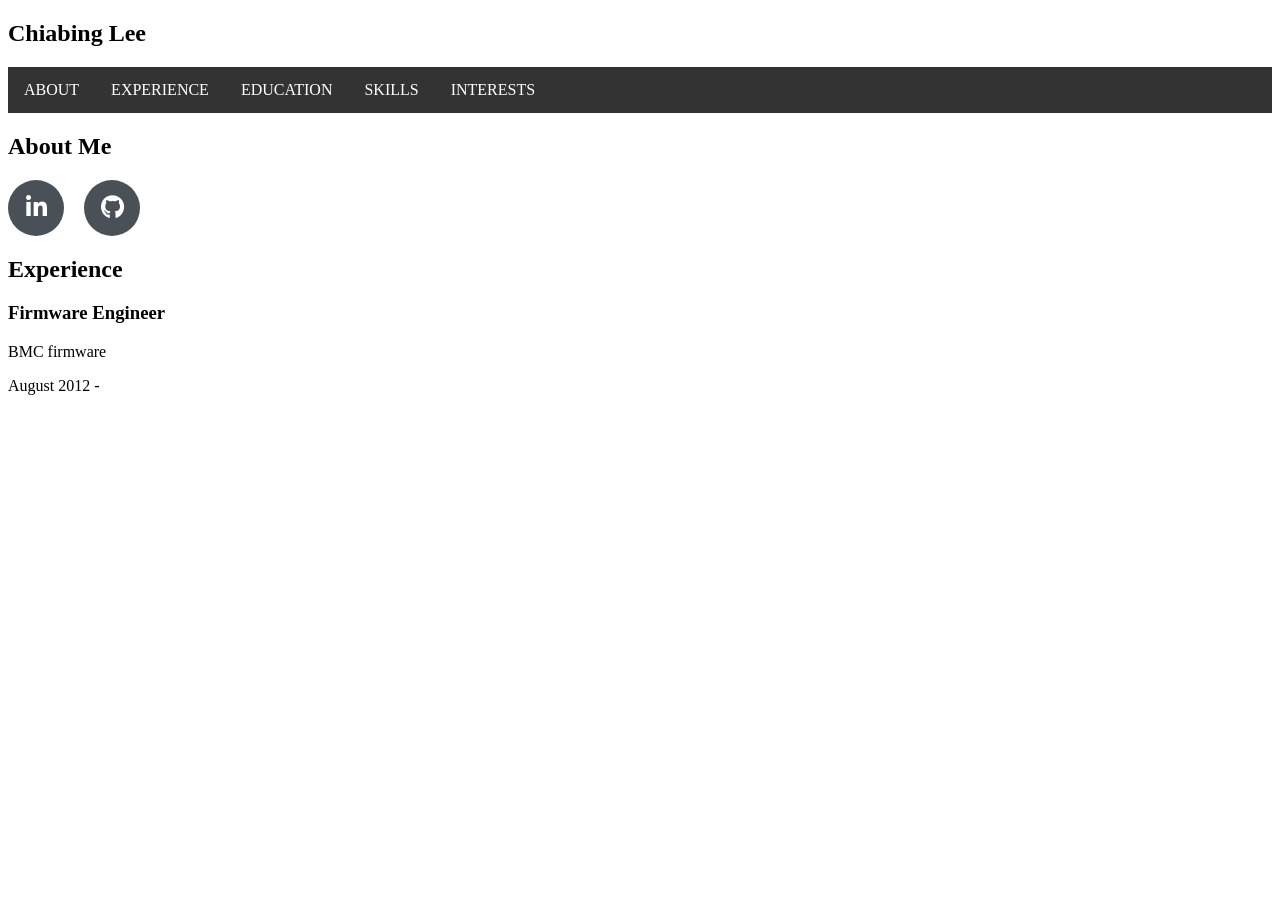
<file: index.html>
<!DOCTYPE html>
<html lang="en">
<head>
  <link rel="stylesheet" href="https://use.fontawesome.com/releases/v5.8.1/css/all.css" integrity="sha384-50oBUHEmvpQ+1lW4y57PTFmhCaXp0ML5d60M1M7uH2+nqUivzIebhndOJK28anvf" crossorigin="anonymous">
  <!-- Custom styles -->
  <link href="css/style.css" rel="stylesheet">

  <title>Chiabing Lee</title>
</head>

<body>
<div class="header">
  <h2>Chiabing Lee</h2>
</div>

<ul>
  <li><a href="#about">ABOUT</a></li>
  <li><a href="#experience">EXPERIENCE</a></li>
  <li><a href="#education">EDUCATION</a></li>
  <li><a href="#skills">SKILLS</a></li>
  <li><a href="#interests">INTERESTS</a></li>
</ul>

<section id="about">
  <h2>About Me</h2>
  <div class="social-icons">
    <a target="_blank" href="https://tw.linkedin.com/in/chiabinglee">
      <i class="fab fa-linkedin-in"></i>
    </a>
    <a target="_blank" href="https://github.com/chiabinglee">
      <i class="fab fa-github"></i>
    </a>
    <!--
    <a target="_blank" href="#">
      <i class="fab fa-twitter"></i>
    </a>
    <a target="_blank" href="#">
      <i class="fab fa-facebook-f"></i>
    </a>
    -->
  </div>
</section>
<section id="experience">
  <h2>Experience</h2>
  <div>
      <h3>Firmware Engineer</h3>
      <p>BMC firmware</p>
      <div>
          <span>August 2012 -</span>
      </div>
  </div>
    
</section>
</body>

</html>
</file>
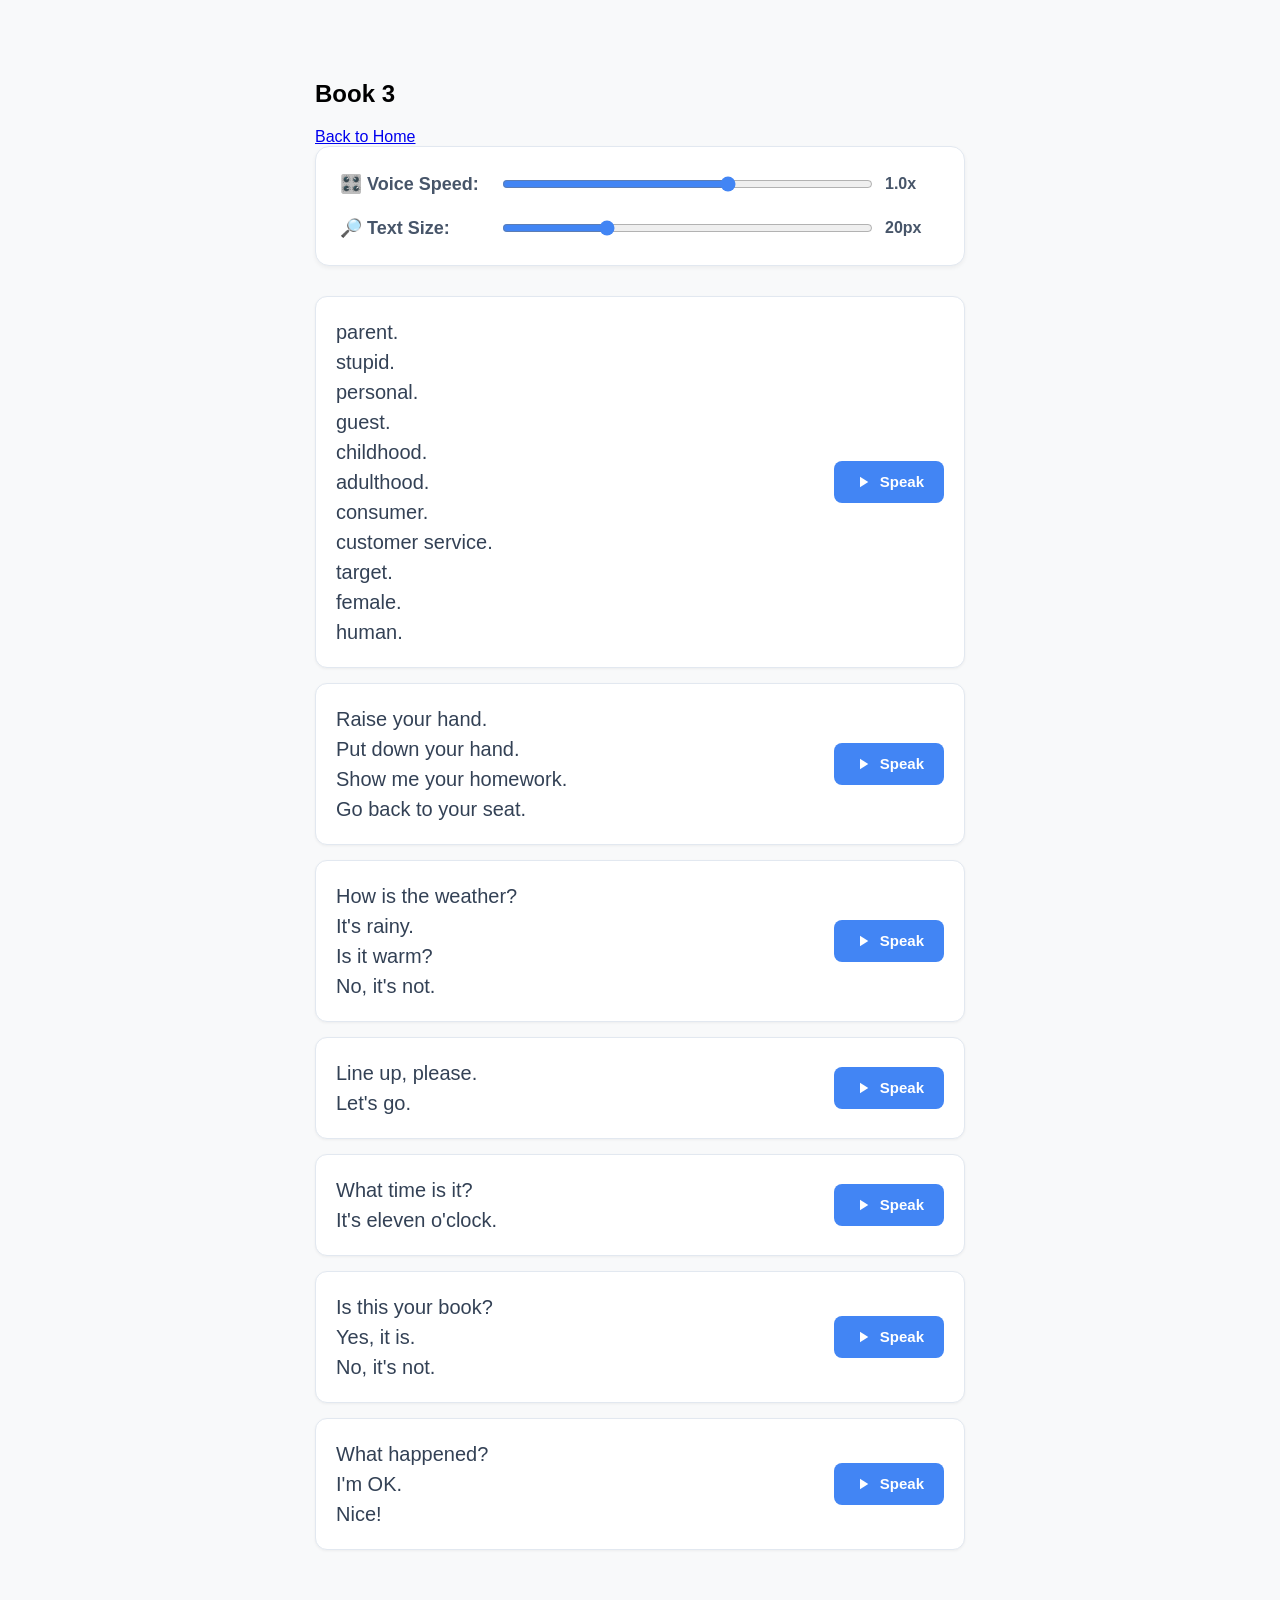
<file: En/chen.html>
<!DOCTYPE html>
<html lang="en">

<head>
    <meta charset="UTF-8">
    <title>Text Reader with Size and Speed Controls</title>
    <style>
        body {
            font-family: -apple-system, BlinkMacSystemFont, "Segoe UI", Roboto, Helvetica, Arial, sans-serif;
            max-width: 650px;
            /* Slightly wider layout to hold the larger text */
            margin: 40px auto;
            padding: 20px;
            background-color: #f8f9fa;
        }

        /* UPDATED: Increased padding and margin for a larger control bar area */
        .controls-panel {
            background-color: #ffffff;
            padding: 26px 24px;
            border-radius: 14px;
            margin-bottom: 30px;
            border: 1px solid #e2e8f0;
            box-shadow: 0 2px 4px rgba(0, 0, 0, 0.05);
        }

        /* UPDATED: Increased spacing between the speed and size rows */
        .control-group {
            margin-bottom: 22px;
            display: flex;
            align-items: center;
        }

        .control-group:last-child {
            margin-bottom: 0;
        }

        /* UPDATED: Increased label font size and width for better readability */
        .control-group label {
            display: inline-block;
            width: 160px;
            font-size: 18px;
            font-weight: 600;
            color: #475569;
        }

        /* NEW: Added sizing rules to make the sliders thicker and easier to use */
        .control-group input[type="range"] {
            flex-grow: 1;
            height: 12px;
            cursor: pointer;
            accent-color: #4285F4;
            /* Modern browser coloring for the slider thumb */
        }

        .row-item {
            background: #ffffff;
            padding: 20px;
            margin-bottom: 15px;
            border: 1px solid #e2e8f0;
            border-radius: 12px;
            display: flex;
            justify-content: space-between;
            align-items: center;
            gap: 20px;
            box-shadow: 0 1px 3px rgba(0, 0, 0, 0.05);
        }

        /* 1. UPDATED: Changed default baseline font-size to 20px */
        .readable-text {
            margin: 0;
            color: #334155;
            font-size: 20px;
            line-height: 1.5;
            flex-grow: 1;
        }

        .icon-btn {
            display: inline-flex;
            align-items: center;
            justify-content: center;
            gap: 8px;
            padding: 12px 20px;
            /* Enhanced button size to balance 20px text */
            cursor: pointer;
            background-color: #4285F4;
            color: white;
            border: none;
            border-radius: 8px;
            font-size: 15px;
            font-weight: 600;
            transition: background-color 0.2s ease;
            white-space: nowrap;
        }

        .icon-btn:hover {
            background-color: #2b6cb0;
        }

        .icon-btn svg {
            width: 18px;
            height: 18px;
            fill: currentColor;
        }

        #speed-display,
        #size-display {
            font-size: 16px;
            font-weight: 600;
            color: #475569;
            margin-left: 10px;
            min-width: 55px;
            /* Ensures space for "1.0x" or "20px" without shifting layout */
        }
    </style>
    <script>
        // This wrapper ensures the browser loads the sliders BEFORE the JavaScript looks for them
        document.addEventListener('DOMContentLoaded', () => {
            const masterSpeedInput = document.getElementById('master-speed');
            const speedDisplay = document.getElementById('speed-display');

            // This listener updates the "1.0x" text in real-time as you drag
            masterSpeedInput.addEventListener('input', (event) => {
                speedDisplay.textContent = `${event.target.value}x`;
            });
        });

        // The core speak function fetches the speed at the exact moment a button is pressed
        function speakParagraph(pId) {
            const text = document.getElementById(pId).innerText;
            const currentSpeed = document.getElementById('master-speed').value;

            const utterance = new SpeechSynthesisUtterance(text);
            utterance.rate = parseFloat(currentSpeed);

            const voices = window.speechSynthesis.getVoices();
            const googleVoice = voices.find(voice => voice.name.includes('Google') && voice.lang.startsWith('en'));

            if (googleVoice) {
                utterance.voice = googleVoice;
            }

            window.speechSynthesis.cancel();
            window.speechSynthesis.speak(utterance);
        }

        function changeTextSize() {
            const sizeSlider = document.getElementById('master-size');
            const sizeDisplay = document.getElementById('size-display');
            const newSize = sizeSlider.value + 'px';

            // 1. Update the visual text readout (e.g., "24px")
            sizeDisplay.textContent = newSize;

            // 2. Change the actual font size of the text blocks
            const textElements = document.querySelectorAll('.readable-text');
            textElements.forEach(element => {
                element.style.fontSize = newSize;
            });
        }

        window.speechSynthesis.onvoiceschanged = () => {
            window.speechSynthesis.getVoices();
        };
    </script>
</head>

<body>

    <h2>Book 3</h2>
    <a href="english.html">Back to Home</a><br>
    <div class="controls-panel">
        <div class="control-group">
            <label for="master-speed">🎛️ Voice Speed: </label>
            <input type="range" id="master-speed" min="0.2" max="1.5" step="0.1" value="1.0">
            <span id="speed-display">1.0x</span>
        </div>

        <div class="control-group">
            <label for="master-size">🔎 Text Size: </label>
            <input type="range" id="master-size" min="14" max="36" step="1" value="20" oninput="changeTextSize()">
            <span id="size-display">20px</span>
        </div>
    </div>

    <div class="row-item">
        <p id="p-0" class="readable-text">
            parent.<br>
            stupid.<br>
            personal.<br>
            guest.<br>
            childhood.<br>
            adulthood.<br>
            consumer.<br>
            customer service.<br>
            target.<br>
            female.<br>
            human.<br>
        </p>
        <button class="icon-btn" onclick="speakParagraph('p-0')">
            <svg viewBox="0 0 24 24">
                <path d="M8 5v14l11-7z" />
            </svg>
            Speak
        </button>
    </div>

    <div class="row-item">
        <p id="p-00" class="readable-text">
            Raise your hand.<br>
            Put down your hand.<br>
            Show me your homework.<br>
            Go back to your seat.<br>
        </p>
        <button class="icon-btn" onclick="speakParagraph('p-00')">
            <svg viewBox="0 0 24 24">
                <path d="M8 5v14l11-7z" />
            </svg>
            Speak
        </button>
    </div>


    <div class="row-item">
        <p id="p-1" class="readable-text">
            How is the weather?<br>
            It's rainy.<br>
            Is it warm?<br>
            No, it's not.<br>
        </p>
        <button class="icon-btn" onclick="speakParagraph('p-1')">
            <svg viewBox="0 0 24 24">
                <path d="M8 5v14l11-7z" />
            </svg>
            Speak
        </button>
    </div>

    <div class="row-item">
        <p id="p-11" class="readable-text">
            Line up, please.<br>
            Let's go.<br>
        </p>
        <button class="icon-btn" onclick="speakParagraph('p-11')">
            <svg viewBox="0 0 24 24">
                <path d="M8 5v14l11-7z" />
            </svg>
            Speak
        </button>
    </div>

    <div class="row-item">
        <p id="p-2" class="readable-text">
            What time is it?<br>
            It's eleven o'clock.
        </p>
        <button class="icon-btn" onclick="speakParagraph('p-2')">
            <svg viewBox="0 0 24 24">
                <path d="M8 5v14l11-7z" />
            </svg>
            Speak
        </button>
    </div>

    <div class="row-item">
        <p id="p-3" class="readable-text">
            Is this your book?<br>
            Yes, it is.<br>
            No, it's not.<br>
        </p>
        <button class="icon-btn" onclick="speakParagraph('p-3')">
            <svg viewBox="0 0 24 24">
                <path d="M8 5v14l11-7z" />
            </svg>
            Speak
        </button>
    </div>

    <div class="row-item">
        <p id="p-4" class="readable-text">
            What happened?<br>
            I'm OK.<br>
            Nice!<br>
        </p>
        <button class="icon-btn" onclick="speakParagraph('p-4')">
            <svg viewBox="0 0 24 24">
                <path d="M8 5v14l11-7z" />
            </svg>
            Speak
        </button>
    </div>

</body>

</html>
</file>
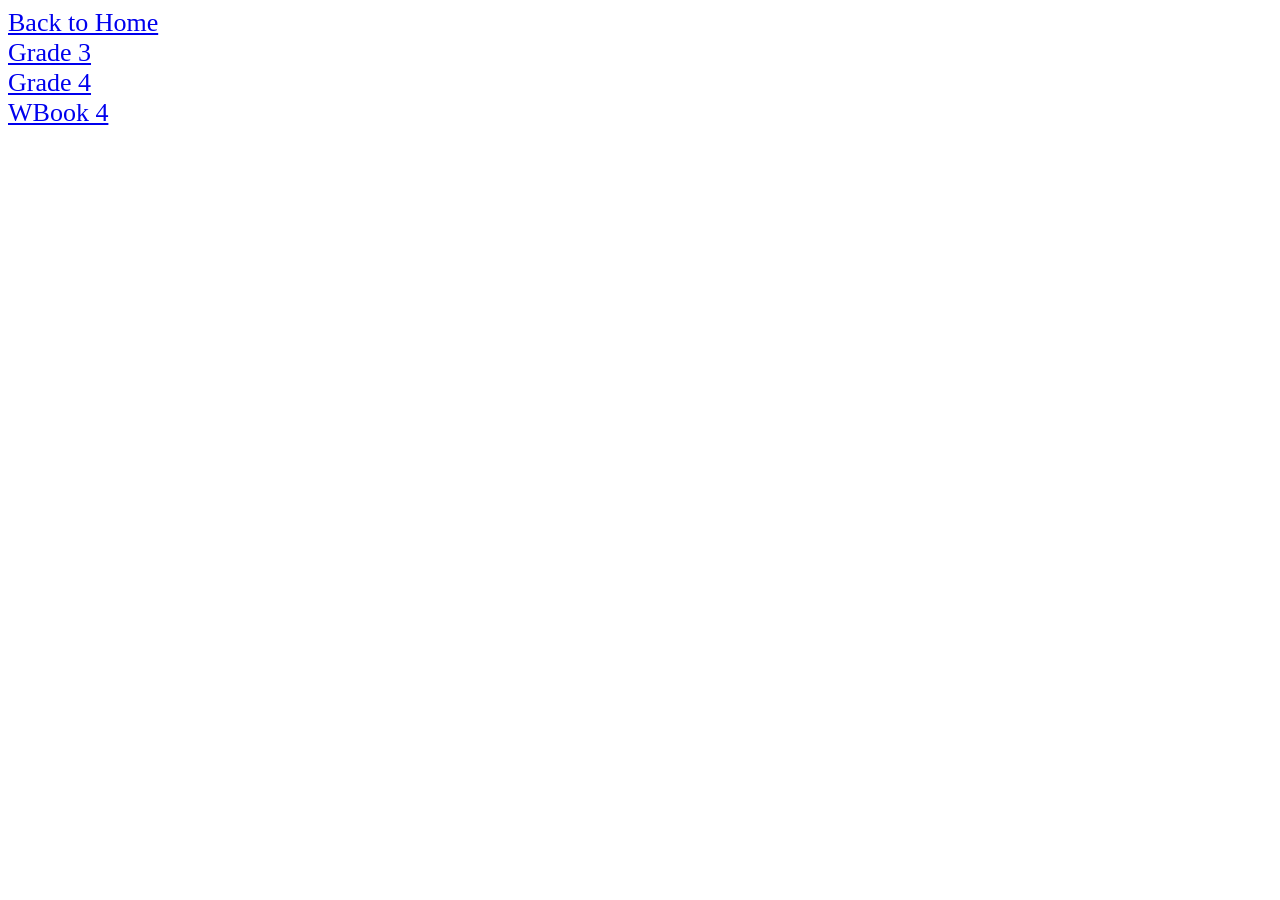
<file: En/english.html>
<!DOCTYPE html>
<html lang="en">

<head>
    <meta charset="UTF-8">
    <title>English</title>
    <style>
        .large-links a {
            font-size: 26px;
        }
    </style>
</head>

<body>
    <div class="large-links">
        <a href="english.html">Back to Home</a><br>
        <a href="G3.html">Grade 3</a><br>
        <a href="G4.html">Grade 4</a><br>
        <a href="WB4.html">WBook 4</a><br>
    </div>
</body>

</html>
</file>
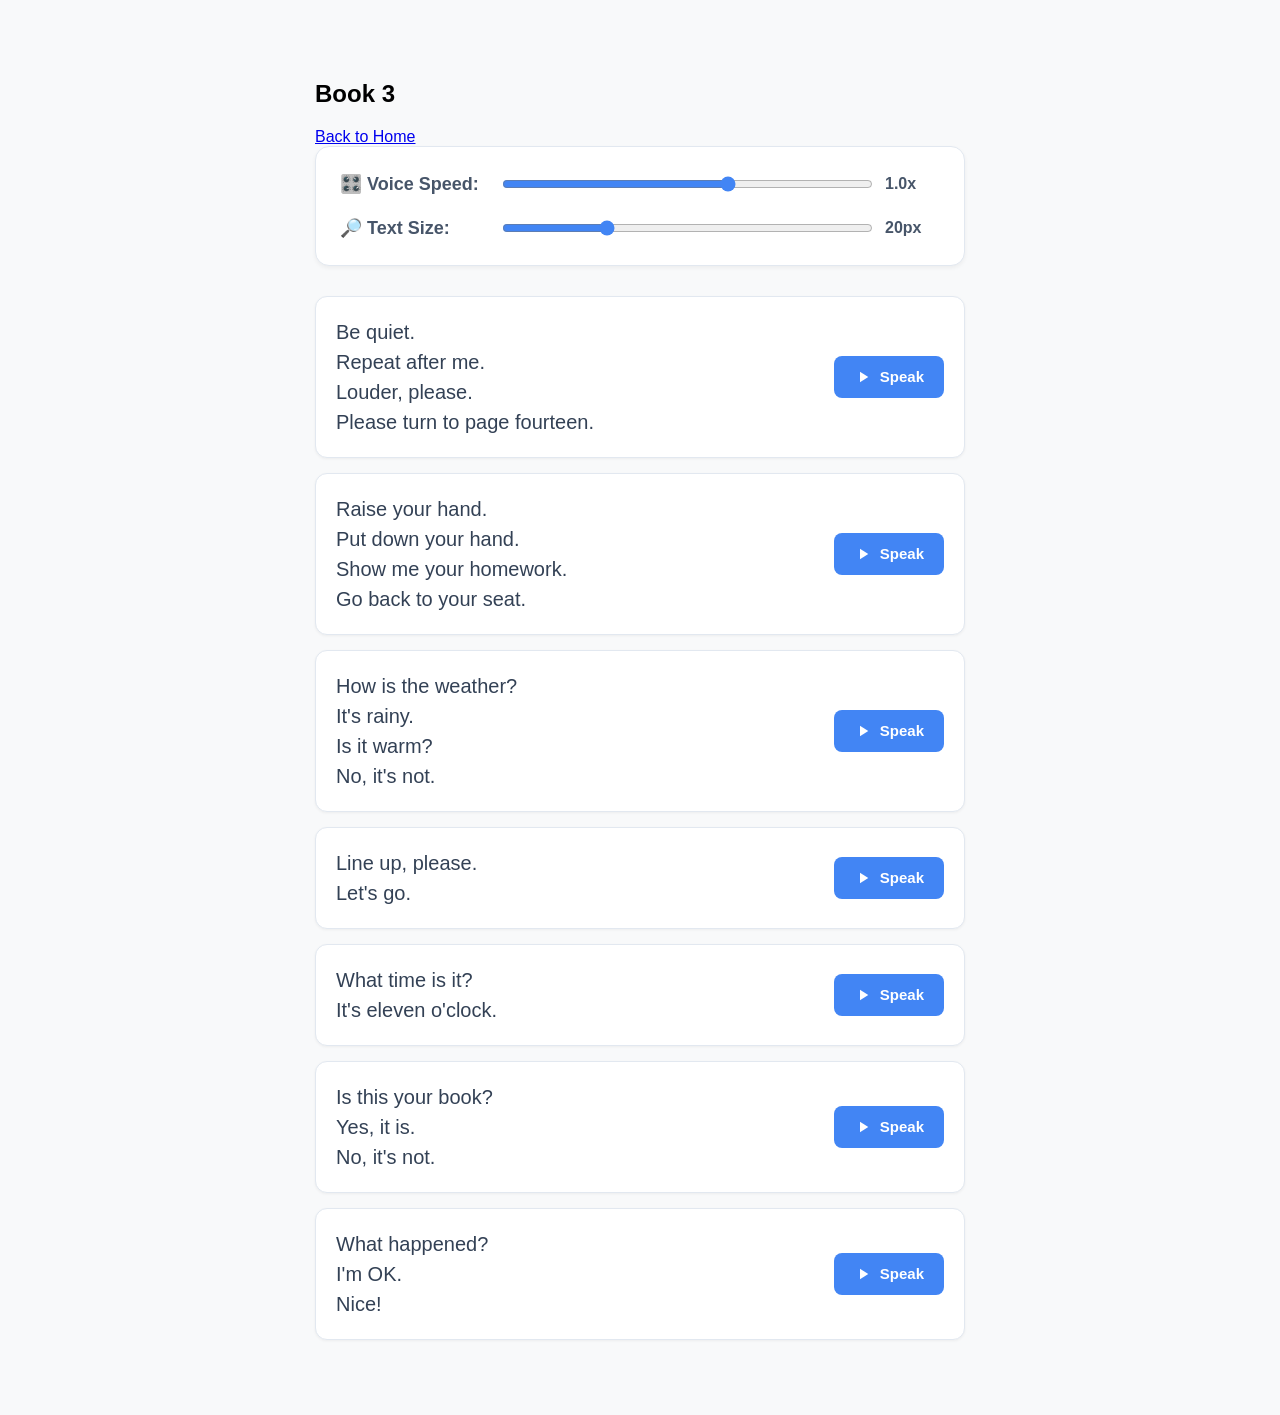
<file: En/G3.html>
<!DOCTYPE html>
<html lang="en">

<head>
    <meta charset="UTF-8">
    <title>Text Reader with Size and Speed Controls</title>
    <style>
        body {
            font-family: -apple-system, BlinkMacSystemFont, "Segoe UI", Roboto, Helvetica, Arial, sans-serif;
            max-width: 650px;
            /* Slightly wider layout to hold the larger text */
            margin: 40px auto;
            padding: 20px;
            background-color: #f8f9fa;
        }

        /* UPDATED: Increased padding and margin for a larger control bar area */
        .controls-panel {
            background-color: #ffffff;
            padding: 26px 24px;
            border-radius: 14px;
            margin-bottom: 30px;
            border: 1px solid #e2e8f0;
            box-shadow: 0 2px 4px rgba(0, 0, 0, 0.05);
        }

        /* UPDATED: Increased spacing between the speed and size rows */
        .control-group {
            margin-bottom: 22px;
            display: flex;
            align-items: center;
        }

        .control-group:last-child {
            margin-bottom: 0;
        }

        /* UPDATED: Increased label font size and width for better readability */
        .control-group label {
            display: inline-block;
            width: 160px;
            font-size: 18px;
            font-weight: 600;
            color: #475569;
        }

        /* NEW: Added sizing rules to make the sliders thicker and easier to use */
        .control-group input[type="range"] {
            flex-grow: 1;
            height: 12px;
            cursor: pointer;
            accent-color: #4285F4;
            /* Modern browser coloring for the slider thumb */
        }

        .row-item {
            background: #ffffff;
            padding: 20px;
            margin-bottom: 15px;
            border: 1px solid #e2e8f0;
            border-radius: 12px;
            display: flex;
            justify-content: space-between;
            align-items: center;
            gap: 20px;
            box-shadow: 0 1px 3px rgba(0, 0, 0, 0.05);
        }

        /* 1. UPDATED: Changed default baseline font-size to 20px */
        .readable-text {
            margin: 0;
            color: #334155;
            font-size: 20px;
            line-height: 1.5;
            flex-grow: 1;
        }

        .icon-btn {
            display: inline-flex;
            align-items: center;
            justify-content: center;
            gap: 8px;
            padding: 12px 20px;
            /* Enhanced button size to balance 20px text */
            cursor: pointer;
            background-color: #4285F4;
            color: white;
            border: none;
            border-radius: 8px;
            font-size: 15px;
            font-weight: 600;
            transition: background-color 0.2s ease;
            white-space: nowrap;
        }

        .icon-btn:hover {
            background-color: #2b6cb0;
        }

        .icon-btn svg {
            width: 18px;
            height: 18px;
            fill: currentColor;
        }

        #speed-display,
        #size-display {
            font-size: 16px;
            font-weight: 600;
            color: #475569;
            margin-left: 10px;
            min-width: 55px;
            /* Ensures space for "1.0x" or "20px" without shifting layout */
        }
    </style>
    <script>
        // This wrapper ensures the browser loads the sliders BEFORE the JavaScript looks for them
        document.addEventListener('DOMContentLoaded', () => {
            const masterSpeedInput = document.getElementById('master-speed');
            const speedDisplay = document.getElementById('speed-display');

            // This listener updates the "1.0x" text in real-time as you drag
            masterSpeedInput.addEventListener('input', (event) => {
                speedDisplay.textContent = `${event.target.value}x`;
            });
        });

        // The core speak function fetches the speed at the exact moment a button is pressed
        function speakParagraph(pId) {
            const text = document.getElementById(pId).innerText;
            const currentSpeed = document.getElementById('master-speed').value;

            const utterance = new SpeechSynthesisUtterance(text);
            utterance.rate = parseFloat(currentSpeed);

            const voices = window.speechSynthesis.getVoices();
            const googleVoice = voices.find(voice => voice.name.includes('Google') && voice.lang.startsWith('en'));

            if (googleVoice) {
                utterance.voice = googleVoice;
            }

            window.speechSynthesis.cancel();
            window.speechSynthesis.speak(utterance);
        }

        function changeTextSize() {
            const sizeSlider = document.getElementById('master-size');
            const sizeDisplay = document.getElementById('size-display');
            const newSize = sizeSlider.value + 'px';

            // 1. Update the visual text readout (e.g., "24px")
            sizeDisplay.textContent = newSize;

            // 2. Change the actual font size of the text blocks
            const textElements = document.querySelectorAll('.readable-text');
            textElements.forEach(element => {
                element.style.fontSize = newSize;
            });
        }

        window.speechSynthesis.onvoiceschanged = () => {
            window.speechSynthesis.getVoices();
        };
    </script>
</head>

<body>

    <h2>Book 3</h2>
    <a href="english.html">Back to Home</a><br>
    <div class="controls-panel">
        <div class="control-group">
            <label for="master-speed">🎛️ Voice Speed: </label>
            <input type="range" id="master-speed" min="0.2" max="1.5" step="0.1" value="1.0">
            <span id="speed-display">1.0x</span>
        </div>

        <div class="control-group">
            <label for="master-size">🔎 Text Size: </label>
            <input type="range" id="master-size" min="14" max="36" step="1" value="20" oninput="changeTextSize()">
            <span id="size-display">20px</span>
        </div>
    </div>

    <div class="row-item">
        <p id="p-0" class="readable-text">
            Be quiet.<br>
            Repeat after me.<br>
            Louder, please.<br>
            Please turn to page fourteen.<br>
        </p>
        <button class="icon-btn" onclick="speakParagraph('p-0')">
            <svg viewBox="0 0 24 24">
                <path d="M8 5v14l11-7z" />
            </svg>
            Speak
        </button>
    </div>

    <div class="row-item">
        <p id="p-00" class="readable-text">
            Raise your hand.<br>
            Put down your hand.<br>
            Show me your homework.<br>
            Go back to your seat.<br>
        </p>
        <button class="icon-btn" onclick="speakParagraph('p-00')">
            <svg viewBox="0 0 24 24">
                <path d="M8 5v14l11-7z" />
            </svg>
            Speak
        </button>
    </div>


    <div class="row-item">
        <p id="p-1" class="readable-text">
            How is the weather?<br>
            It's rainy.<br>
            Is it warm?<br>
            No, it's not.<br>
        </p>
        <button class="icon-btn" onclick="speakParagraph('p-1')">
            <svg viewBox="0 0 24 24">
                <path d="M8 5v14l11-7z" />
            </svg>
            Speak
        </button>
    </div>

    <div class="row-item">
        <p id="p-11" class="readable-text">
            Line up, please.<br>
            Let's go.<br>
        </p>
        <button class="icon-btn" onclick="speakParagraph('p-11')">
            <svg viewBox="0 0 24 24">
                <path d="M8 5v14l11-7z" />
            </svg>
            Speak
        </button>
    </div>

    <div class="row-item">
        <p id="p-2" class="readable-text">
            What time is it?<br>
            It's eleven o'clock.
        </p>
        <button class="icon-btn" onclick="speakParagraph('p-2')">
            <svg viewBox="0 0 24 24">
                <path d="M8 5v14l11-7z" />
            </svg>
            Speak
        </button>
    </div>

    <div class="row-item">
        <p id="p-3" class="readable-text">
            Is this your book?<br>
            Yes, it is.<br>
            No, it's not.<br>
        </p>
        <button class="icon-btn" onclick="speakParagraph('p-3')">
            <svg viewBox="0 0 24 24">
                <path d="M8 5v14l11-7z" />
            </svg>
            Speak
        </button>
    </div>

    <div class="row-item">
        <p id="p-4" class="readable-text">
            What happened?<br>
            I'm OK.<br>
            Nice!<br>
        </p>
        <button class="icon-btn" onclick="speakParagraph('p-4')">
            <svg viewBox="0 0 24 24">
                <path d="M8 5v14l11-7z" />
            </svg>
            Speak
        </button>
    </div>

</body>

</html>
</file>
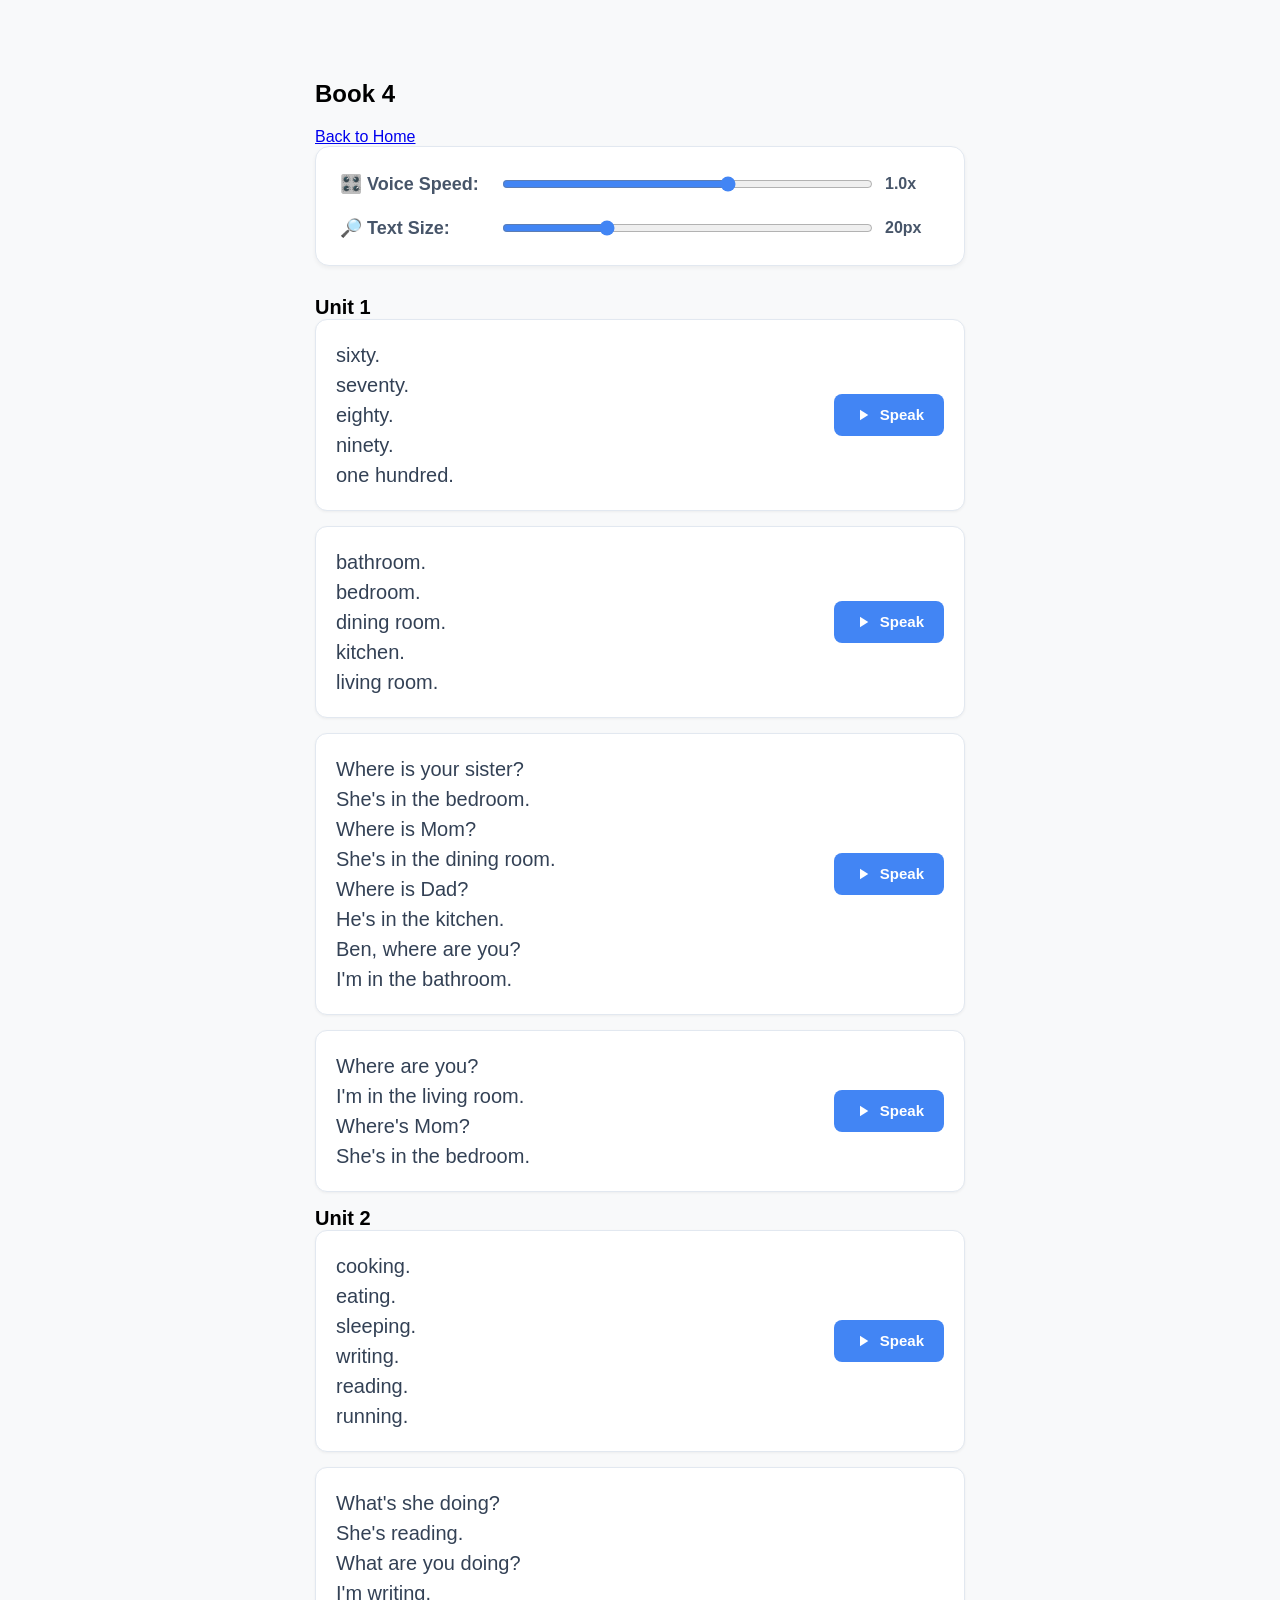
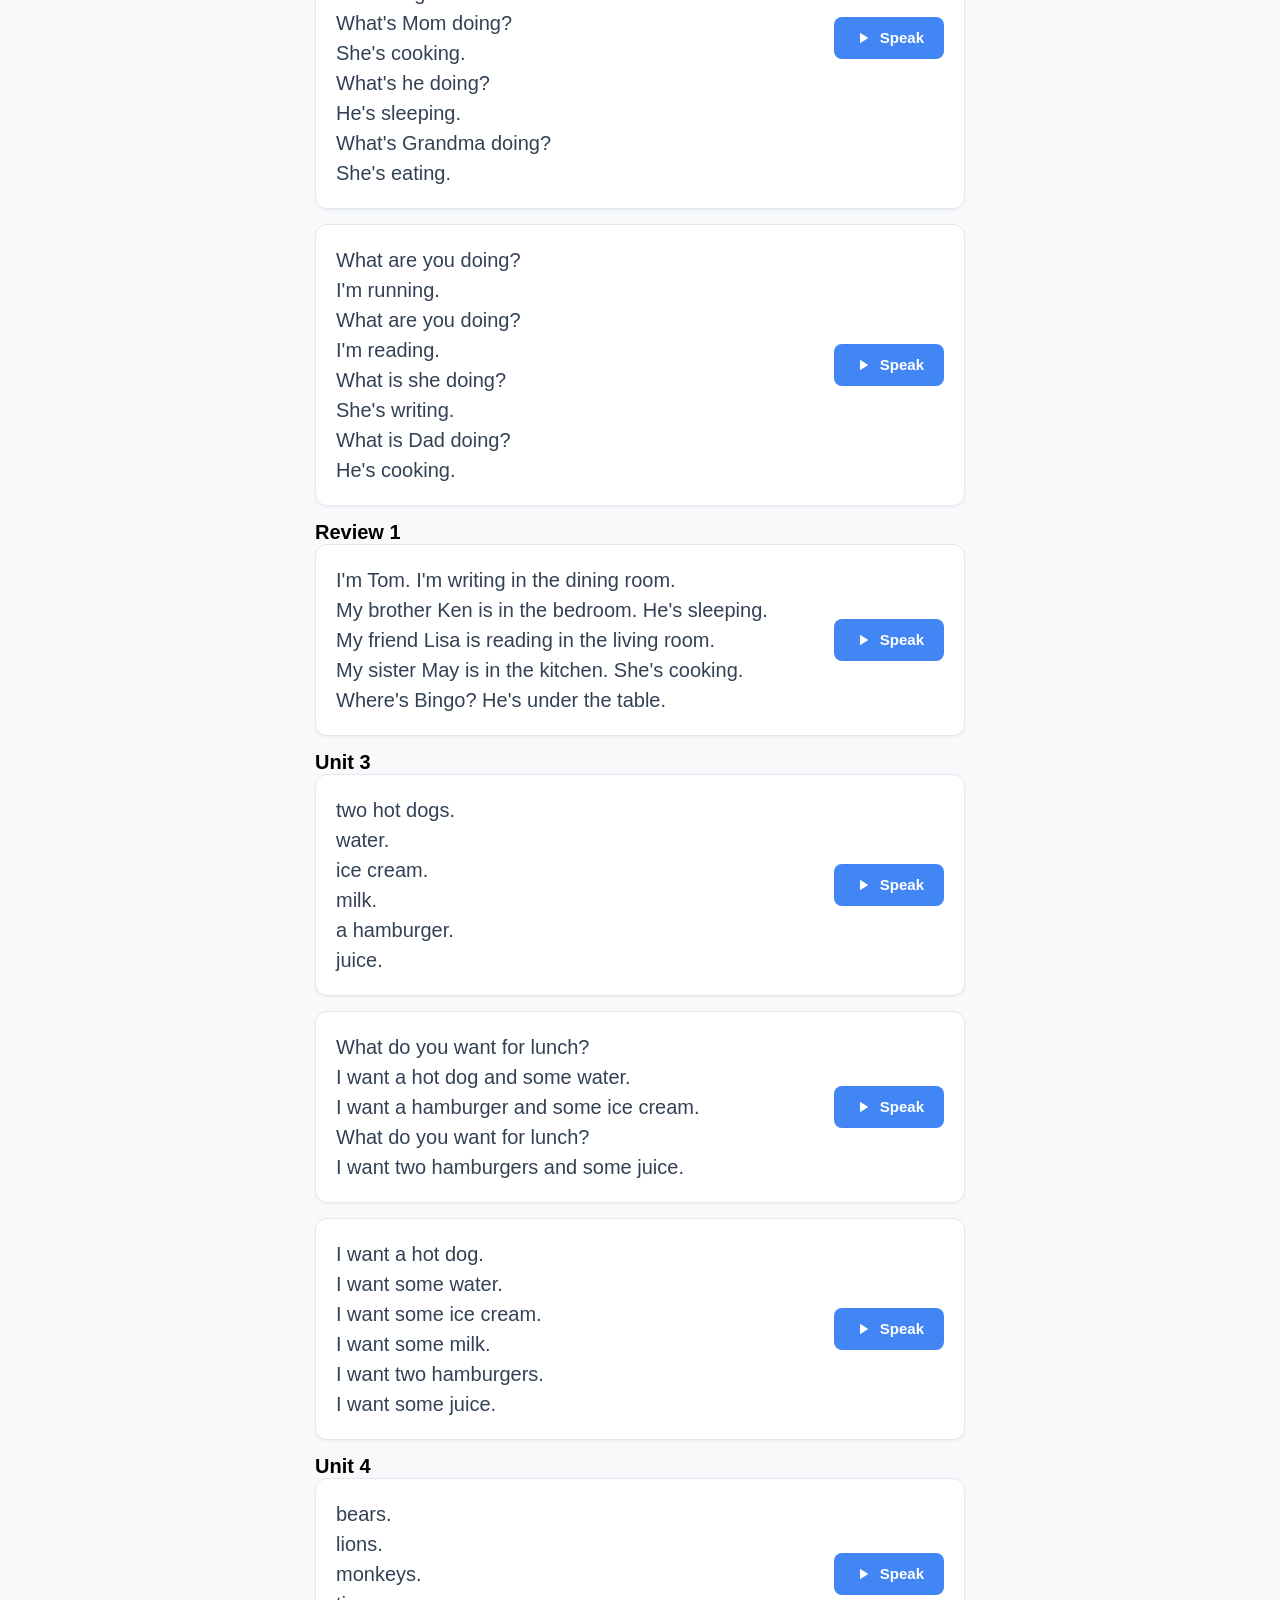
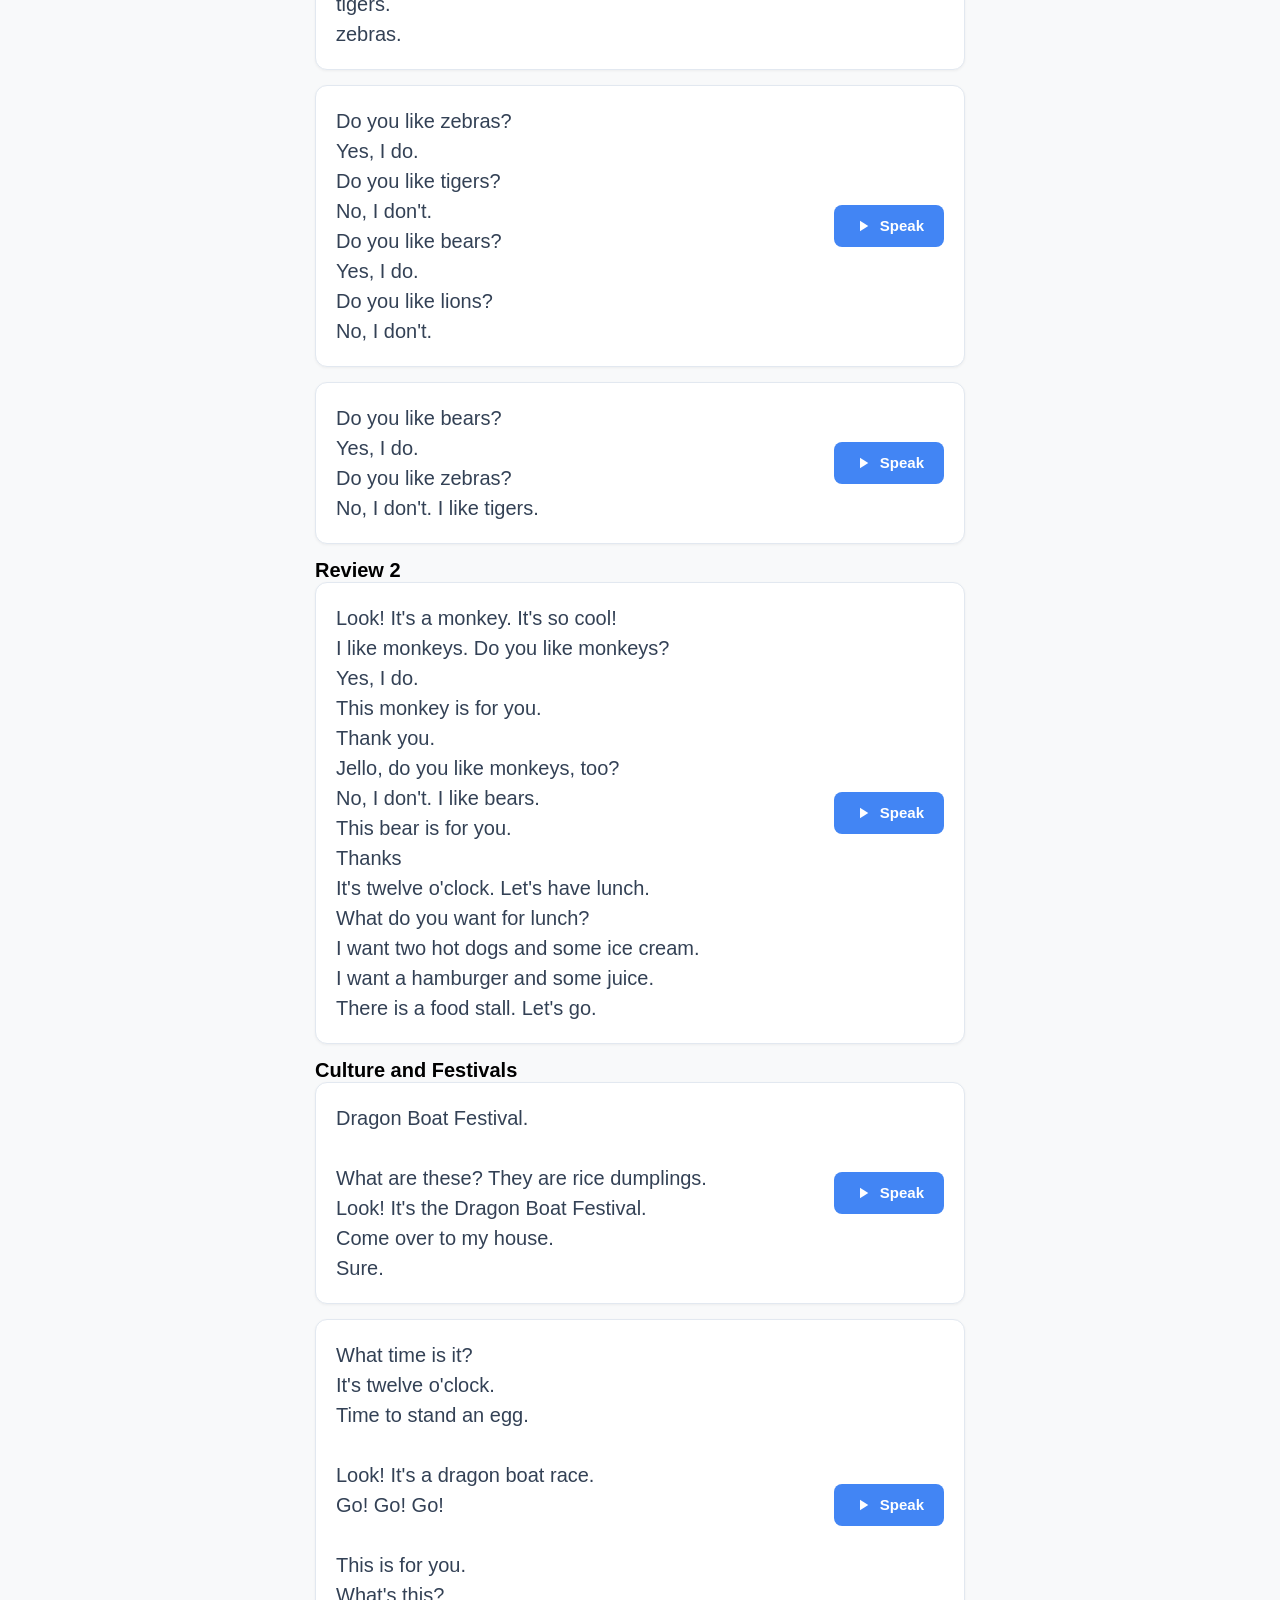
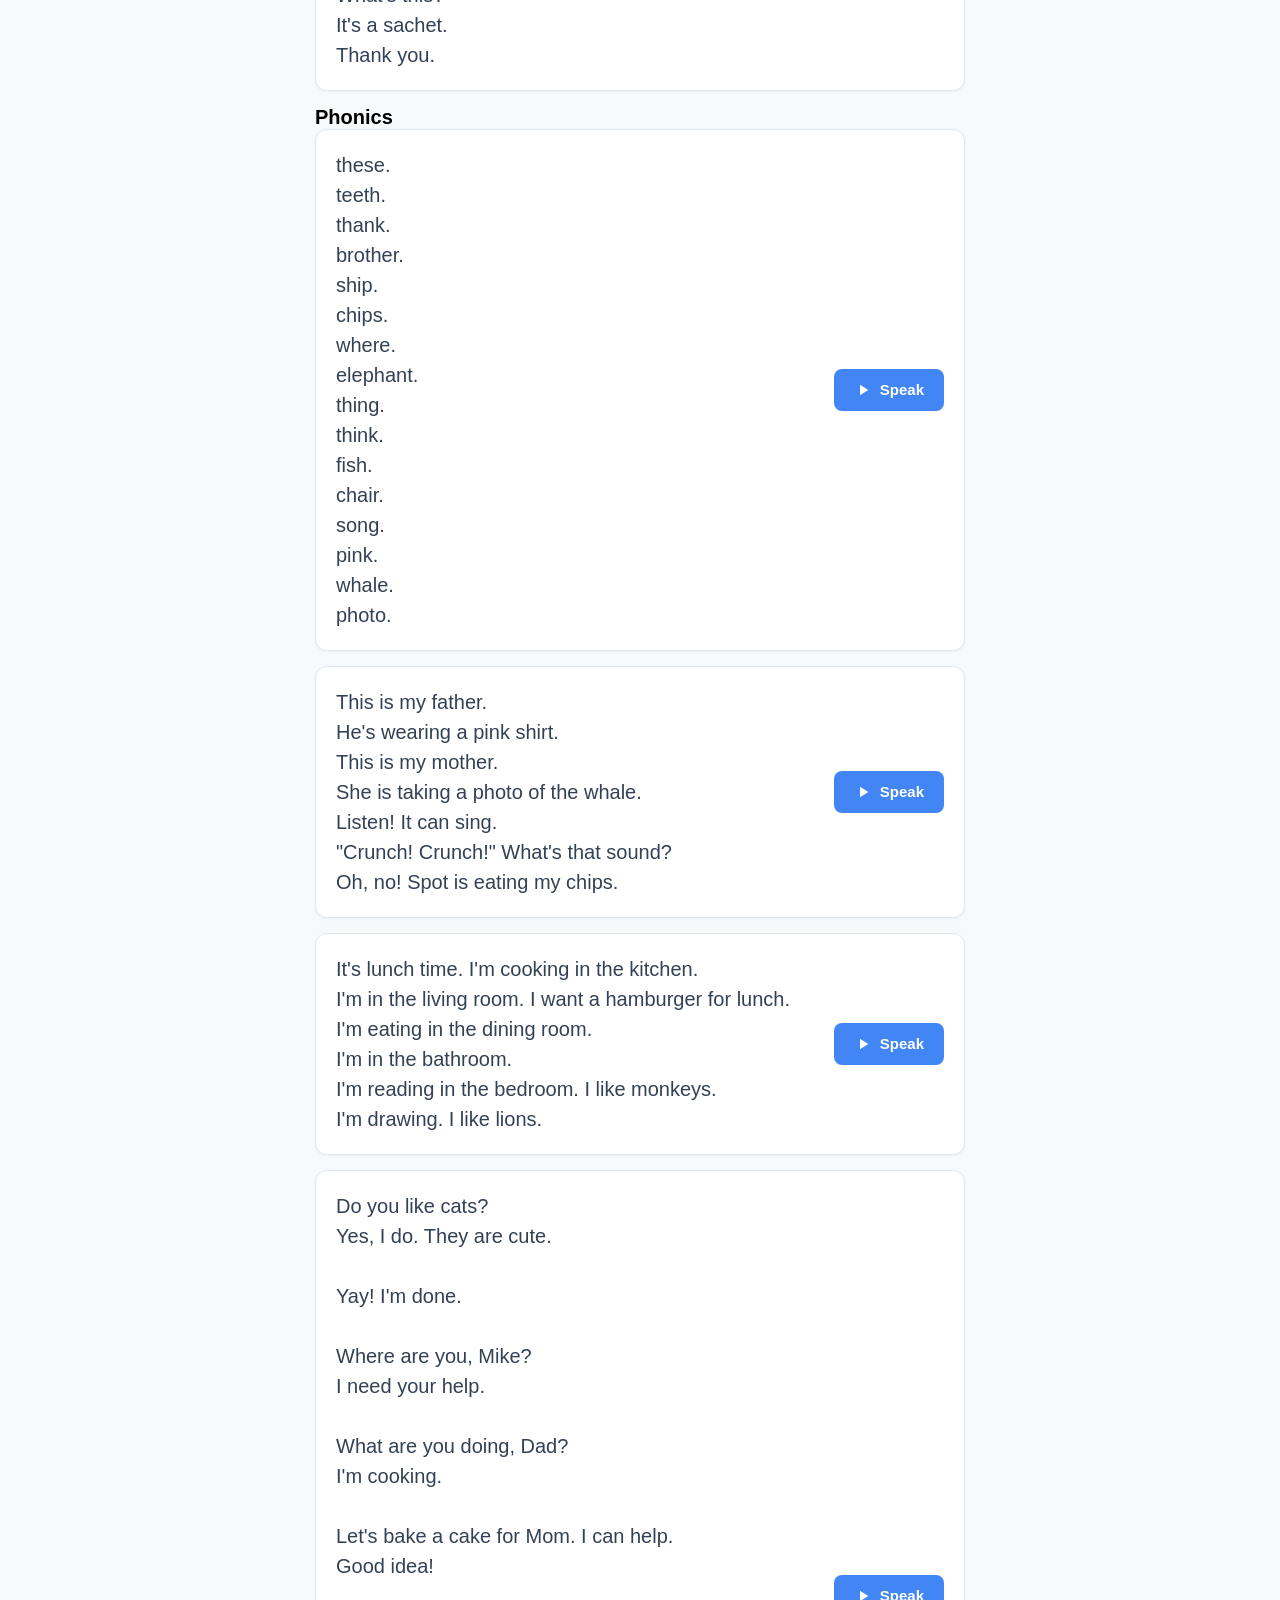
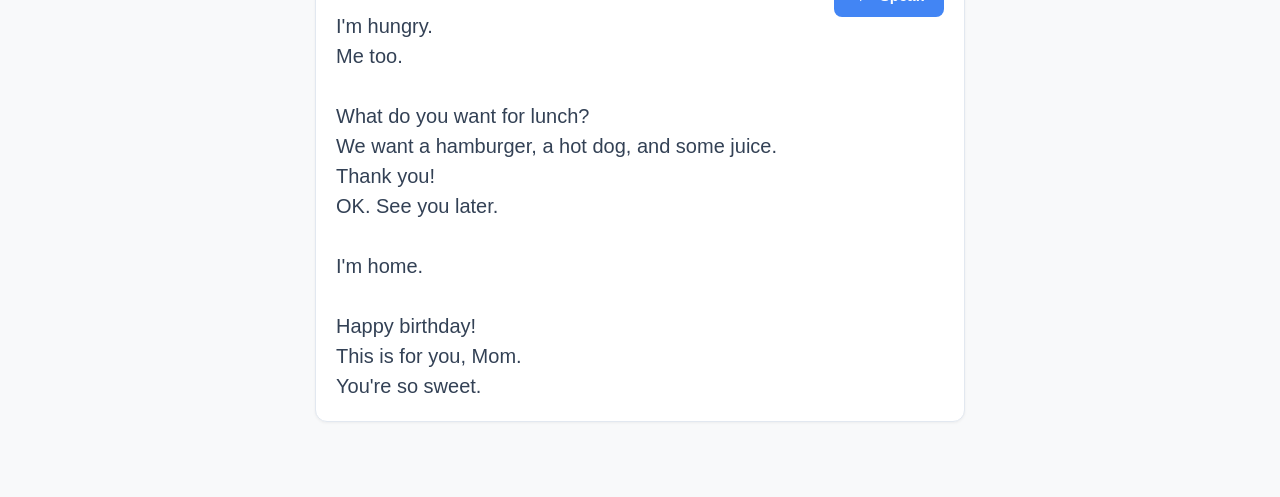
<file: En/G4.html>
<!DOCTYPE html>
<html lang="en">

<head>
    <meta charset="UTF-8">
    <title>Text Reader with Size and Speed Controls</title>
    <style>
        body {
            font-family: -apple-system, BlinkMacSystemFont, "Segoe UI", Roboto, Helvetica, Arial, sans-serif;
            max-width: 650px;
            /* Slightly wider layout to hold the larger text */
            margin: 40px auto;
            padding: 20px;
            background-color: #f8f9fa;
        }

        /* UPDATED: Increased padding and margin for a larger control bar area */
        .controls-panel {
            background-color: #ffffff;
            padding: 26px 24px;
            border-radius: 14px;
            margin-bottom: 30px;
            border: 1px solid #e2e8f0;
            box-shadow: 0 2px 4px rgba(0, 0, 0, 0.05);
        }

        /* UPDATED: Increased spacing between the speed and size rows */
        .control-group {
            margin-bottom: 22px;
            display: flex;
            align-items: center;
        }

        .control-group:last-child {
            margin-bottom: 0;
        }

        /* UPDATED: Increased label font size and width for better readability */
        .control-group label {
            display: inline-block;
            width: 160px;
            font-size: 18px;
            font-weight: 600;
            color: #475569;
        }

        /* NEW: Added sizing rules to make the sliders thicker and easier to use */
        .control-group input[type="range"] {
            flex-grow: 1;
            height: 12px;
            cursor: pointer;
            accent-color: #4285F4;
            /* Modern browser coloring for the slider thumb */
        }

        .row-item {
            background: #ffffff;
            padding: 20px;
            margin-bottom: 15px;
            border: 1px solid #e2e8f0;
            border-radius: 12px;
            display: flex;
            justify-content: space-between;
            align-items: center;
            gap: 20px;
            box-shadow: 0 1px 3px rgba(0, 0, 0, 0.05);
        }

        /* 1. UPDATED: Changed default baseline font-size to 20px */
        .readable-text {
            margin: 0;
            color: #334155;
            font-size: 20px;
            line-height: 1.5;
            flex-grow: 1;
        }

        .icon-btn {
            display: inline-flex;
            align-items: center;
            justify-content: center;
            gap: 8px;
            padding: 12px 20px;
            /* Enhanced button size to balance 20px text */
            cursor: pointer;
            background-color: #4285F4;
            color: white;
            border: none;
            border-radius: 8px;
            font-size: 15px;
            font-weight: 600;
            transition: background-color 0.2s ease;
            white-space: nowrap;
        }

        .icon-btn:hover {
            background-color: #2b6cb0;
        }

        .icon-btn svg {
            width: 18px;
            height: 18px;
            fill: currentColor;
        }

        #speed-display,
        #size-display {
            font-size: 16px;
            font-weight: 600;
            color: #475569;
            margin-left: 10px;
            min-width: 55px;
            /* Ensures space for "1.0x" or "20px" without shifting layout */
        }
    </style>
    <script>
        // This wrapper ensures the browser loads the sliders BEFORE the JavaScript looks for them
        document.addEventListener('DOMContentLoaded', () => {
            const masterSpeedInput = document.getElementById('master-speed');
            const speedDisplay = document.getElementById('speed-display');

            // This listener updates the "1.0x" text in real-time as you drag
            masterSpeedInput.addEventListener('input', (event) => {
                speedDisplay.textContent = `${event.target.value}x`;
            });
        });

        // The core speak function fetches the speed at the exact moment a button is pressed
        function speakParagraph(pId) {
            const text = document.getElementById(pId).innerText;
            const currentSpeed = document.getElementById('master-speed').value;

            const utterance = new SpeechSynthesisUtterance(text);
            utterance.rate = parseFloat(currentSpeed);

            const voices = window.speechSynthesis.getVoices();
            const googleVoice = voices.find(voice => voice.name.includes('Google') && voice.lang.startsWith('en'));

            if (googleVoice) {
                utterance.voice = googleVoice;
            }

            window.speechSynthesis.cancel();
            window.speechSynthesis.speak(utterance);
        }

        function changeTextSize() {
            const sizeSlider = document.getElementById('master-size');
            const sizeDisplay = document.getElementById('size-display');
            const newSize = sizeSlider.value + 'px';

            // 1. Update the visual text readout (e.g., "24px")
            sizeDisplay.textContent = newSize;

            // 2. Change the actual font size of the text blocks
            const textElements = document.querySelectorAll('.readable-text');
            textElements.forEach(element => {
                element.style.fontSize = newSize;
            });
        }

        window.speechSynthesis.onvoiceschanged = () => {
            window.speechSynthesis.getVoices();
        };
    </script>
</head>

<body>
    <h2>Book 4</h2>
    <a href="english.html">Back to Home</a><br>
    <div class="controls-panel">
        <div class="control-group">
            <label for="master-speed">🎛️ Voice Speed: </label>
            <input type="range" id="master-speed" min="0.2" max="1.5" step="0.1" value="1.0">
            <span id="speed-display">1.0x</span>
        </div>

        <div class="control-group">
            <label for="master-size">🔎 Text Size: </label>
            <input type="range" id="master-size" min="14" max="36" step="1" value="20" oninput="changeTextSize()">
            <span id="size-display">20px</span>
        </div>
    </div>
    <!-- Unit 1-->
    <b style="font-size: 20px;">Unit 1</b>
    <div class="row-item">
        <p id="pw-0" class="readable-text">
            sixty.<br>
            seventy.<br>
            eighty.<br>
            ninety.<br>
            one hundred.<br>
        </p>
        <button class="icon-btn" onclick="speakParagraph('pw-0')">
            <svg viewBox="0 0 24 24">
                <path d="M8 5v14l11-7z" />
            </svg>
            Speak
        </button>
    </div>
    <div class="row-item">
        <p id="pw-01" class="readable-text">
            bathroom.<br>
            bedroom.<br>
            dining room.<br>
            kitchen.<br>
            living room.<br>
        </p>
        <button class="icon-btn" onclick="speakParagraph('pw-01')">
            <svg viewBox="0 0 24 24">
                <path d="M8 5v14l11-7z" />
            </svg>
            Speak
        </button>
    </div>
    <div class="row-item">
        <p id="p-0" class="readable-text">
            Where is your sister?<br>
            She's in the bedroom.<br>
            Where is Mom?<br>
            She's in the dining room.<br>
            Where is Dad?<br>
            He's in the kitchen.<br>
            Ben, where are you?<br>
            I'm in the bathroom.<br>
        </p>
        <button class="icon-btn" onclick="speakParagraph('p-0')">
            <svg viewBox="0 0 24 24">
                <path d="M8 5v14l11-7z" />
            </svg>
            Speak
        </button>
    </div>

    <div class="row-item">
        <p id="p-00" class="readable-text">
            Where are you?<br>
            I'm in the living room.<br>
            Where's Mom?<br>
            She's in the bedroom.<br>
        </p>
        <button class="icon-btn" onclick="speakParagraph('p-00')">
            <svg viewBox="0 0 24 24">
                <path d="M8 5v14l11-7z" />
            </svg>
            Speak
        </button>
    </div>

    <!-- Unit 2-->
    <b style="font-size: 20px;">Unit 2</b>
    <div class="row-item">
        <p id="u2-1" class="readable-text">
            cooking.<br>
            eating.<br>
            sleeping.<br>
            writing.<br>
            reading.<br>
            running.<br>
        </p>
        <button class="icon-btn" onclick="speakParagraph('u2-1')">
            <svg viewBox="0 0 24 24">
                <path d="M8 5v14l11-7z" />
            </svg>
            Speak
        </button>
    </div>
    <div class="row-item">
        <p id="u2-2" class="readable-text">
            What's she doing?<br>
            She's reading.<br>
            What are you doing?<br>
            I'm writing.<br>
            What's Mom doing?<br>
            She's cooking.<br>
            What's he doing?<br>
            He's sleeping.<br>
            What's Grandma doing?<br>
            She's eating.<br>
        </p>
        <button class="icon-btn" onclick="speakParagraph('u2-2')">
            <svg viewBox="0 0 24 24">
                <path d="M8 5v14l11-7z" />
            </svg>
            Speak
        </button>
    </div>
    <div class="row-item">
        <p id="u2-3" class="readable-text">
            What are you doing?<br>
            I'm running.<br>
            What are you doing?<br>
            I'm reading.<br>
            What is she doing?<br>
            She's writing.<br>
            What is Dad doing?<br>
            He's cooking.<br>
        </p>
        <button class="icon-btn" onclick="speakParagraph('u2-3')">
            <svg viewBox="0 0 24 24">
                <path d="M8 5v14l11-7z" />
            </svg>
            Speak
        </button>
    </div>

    <!-- Review 1-->
    <b style="font-size: 20px;">Review 1</b>
    <div class="row-item">
        <p id="r1" class="readable-text">
            I'm Tom. I'm writing in the dining room.<br>
            My brother Ken is in the bedroom. He's sleeping.<br>
            My friend Lisa is reading in the living room.<br>
            My sister May is in the kitchen. She's cooking.<br>
            Where's Bingo? He's under the table.<br>
        </p>
        <button class="icon-btn" onclick="speakParagraph('r1')">
            <svg viewBox="0 0 24 24">
                <path d="M8 5v14l11-7z" />
            </svg>
            Speak
        </button>
    </div>

    <!-- Unit 3-->
    <b style="font-size: 20px;">Unit 3</b>
    <div class="row-item">
        <p id="u3-1" class="readable-text">
            two hot dogs.<br>
            water.<br>
            ice cream.<br>
            milk.<br>
            a hamburger.<br>
            juice.<br>
        </p>
        <button class="icon-btn" onclick="speakParagraph('u3-1')">
            <svg viewBox="0 0 24 24">
                <path d="M8 5v14l11-7z" />
            </svg>
            Speak
        </button>
    </div>
    <div class="row-item">
        <p id="u3-2" class="readable-text">
            What do you want for lunch?<br>
            I want a hot dog and some water.<br>
            I want a hamburger and some ice cream.<br>
            What do you want for lunch?<br>
            I want two hamburgers and some juice.<br>
        </p>
        <button class="icon-btn" onclick="speakParagraph('u3-2')">
            <svg viewBox="0 0 24 24">
                <path d="M8 5v14l11-7z" />
            </svg>
            Speak
        </button>
    </div>
    <div class="row-item">
        <p id="u3-3" class="readable-text">
            I want a hot dog.<br>
            I want some water.<br>
            I want some ice cream.<br>
            I want some milk.<br>
            I want two hamburgers.<br>
            I want some juice.<br>
        </p>
        <button class="icon-btn" onclick="speakParagraph('u3-3')">
            <svg viewBox="0 0 24 24">
                <path d="M8 5v14l11-7z" />
            </svg>
            Speak
        </button>
    </div>

    <!-- Unit 4-->
    <b style="font-size: 20px;">Unit 4</b>
    <div class="row-item">
        <p id="u4-1" class="readable-text">
            bears.<br>
            lions.<br>
            monkeys.<br>
            tigers.<br>
            zebras.<br>
        </p>
        <button class="icon-btn" onclick="speakParagraph('u4-1')">
            <svg viewBox="0 0 24 24">
                <path d="M8 5v14l11-7z" />
            </svg>
            Speak
        </button>
    </div>
    <div class="row-item">
        <p id="u4-2" class="readable-text">
            Do you like zebras?<br>
            Yes, I do.<br>
            Do you like tigers?<br>
            No, I don't.<br>
            Do you like bears?<br>
            Yes, I do.<br>
            Do you like lions?<br>
            No, I don't.<br>
        </p>
        <button class="icon-btn" onclick="speakParagraph('u4-2')">
            <svg viewBox="0 0 24 24">
                <path d="M8 5v14l11-7z" />
            </svg>
            Speak
        </button>
    </div>
    <div class="row-item">
        <p id="u4-3" class="readable-text">
            Do you like bears?<br>
            Yes, I do.<br>
            Do you like zebras?<br>
            No, I don't. I like tigers.<br>
        </p>
        <button class="icon-btn" onclick="speakParagraph('u4-3')">
            <svg viewBox="0 0 24 24">
                <path d="M8 5v14l11-7z" />
            </svg>
            Speak
        </button>
    </div>

    <!-- Review 2-->
    <b style="font-size: 20px;">Review 2</b>
    <div class="row-item">
        <p id="r2" class="readable-text">
            Look! It's a monkey. It's so cool!<br>
            I like monkeys. Do you like monkeys?<br>
            Yes, I do.<br>
            This monkey is for you.<br>
            Thank you.<br>
            Jello, do you like monkeys, too?<br>
            No, I don't. I like bears.<br>
            This bear is for you.<br>
            Thanks<br>
            It's twelve o'clock. Let's have lunch.<br>
            What do you want for lunch?<br>
            I want two hot dogs and some ice cream.<br>
            I want a hamburger and some juice.<br>
            There is a food stall. Let's go.<br>
        </p>
        <button class="icon-btn" onclick="speakParagraph('r2')">
            <svg viewBox="0 0 24 24">
                <path d="M8 5v14l11-7z" />
            </svg>
            Speak
        </button>
    </div>

    <!-- Culture-->
    <b style="font-size: 20px;">Culture and Festivals</b>
    <div class="row-item">
        <p id="c-1" class="readable-text">
            Dragon Boat Festival.<br><br>
            What are these?
            They are rice dumplings.<br>
            Look!
            It's the Dragon Boat Festival.<br>
            Come over to my house.<br>
            Sure.<br>
        </p>
        <button class="icon-btn" onclick="speakParagraph('c-1')">
            <svg viewBox="0 0 24 24">
                <path d="M8 5v14l11-7z" />
            </svg>
            Speak
        </button>
    </div>
    <div class="row-item">
        <p id="c-2" class="readable-text">
            What time is it?<br>
            It's twelve o'clock.<br>
            Time to stand an egg.<br><br>
            Look! It's a dragon boat race.<br>
            Go! Go! Go!<br><br>
            This is for you.<br>
            What's this?<br>
            It's a sachet.<br>
            Thank you.<br>
        </p>
        <button class="icon-btn" onclick="speakParagraph('c-2')">
            <svg viewBox="0 0 24 24">
                <path d="M8 5v14l11-7z" />
            </svg>
            Speak
        </button>
    </div>

    <!-- Phonics -->
    <b style="font-size: 20px;">Phonics</b>
    <div class="row-item">
        <p id="p-1" class="readable-text">
            these.<br>
            teeth.<br>
            thank.<br>
            brother.<br>
            ship.<br>
            chips.<br>
            where.<br>
            elephant.<br>
            thing.<br>
            think.<br>
            fish.<br>
            chair.<br>
            song.<br>
            pink.<br>
            whale.<br>
            photo.<br>
        </p>
        <button class="icon-btn" onclick="speakParagraph('p-1')">
            <svg viewBox="0 0 24 24">
                <path d="M8 5v14l11-7z" />
            </svg>
            Speak
        </button>
    </div>
    <div class="row-item">
        <p id="p-2" class="readable-text">
            This is my father.<br>
            He's wearing a pink shirt.<br>
            This is my mother.<br>
            She is taking a photo of the whale.<br>
            Listen! It can sing.<br>
            "Crunch! Crunch!" What's that sound?<br>
            Oh, no! Spot is eating my chips.<br>
        </p>
        <button class="icon-btn" onclick="speakParagraph('p-2')">
            <svg viewBox="0 0 24 24">
                <path d="M8 5v14l11-7z" />
            </svg>
            Speak
        </button>
    </div>
    <div class="row-item">
        <p id="p-3" class="readable-text">
            It's lunch time. I'm cooking in the kitchen.<br>
            I'm in the living room. I want a hamburger for lunch.<br>
            I'm eating in the dining room.<br>
            I'm in the bathroom.<br>
            I'm reading in the bedroom. I like monkeys.<br>
            I'm drawing. I like lions.<br>
        </p>
        <button class="icon-btn" onclick="speakParagraph('p-3')">
            <svg viewBox="0 0 24 24">
                <path d="M8 5v14l11-7z" />
            </svg>
            Speak
        </button>
    </div>
    <div class="row-item">
        <p id="p-4" class="readable-text">
            Do you like cats?<br>
            Yes, I do. They are cute.<br><br>
            Yay! I'm done.<br><br>
            Where are you, Mike?<br>
            I need your help.<br><br>
            What are you doing, Dad?<br>
            I'm cooking.<br><br>
            Let's bake a cake for Mom. I can help.<br>
            Good idea!<br><br>
            I'm hungry.<br>
            Me too.<br><br>
            What do you want for lunch?<br>
            We want a hamburger, a hot dog, and some juice. Thank you!<br>
            OK. See you later.<br><br>
            I'm home.<br><br>
            Happy birthday!<br>
            This is for you, Mom.<br>
            You're so sweet.<br>
        </p>
        <button class="icon-btn" onclick="speakParagraph('p-4')">
            <svg viewBox="0 0 24 24">
                <path d="M8 5v14l11-7z" />
            </svg>
            Speak
        </button>
    </div>
</body>

</html>
</file>
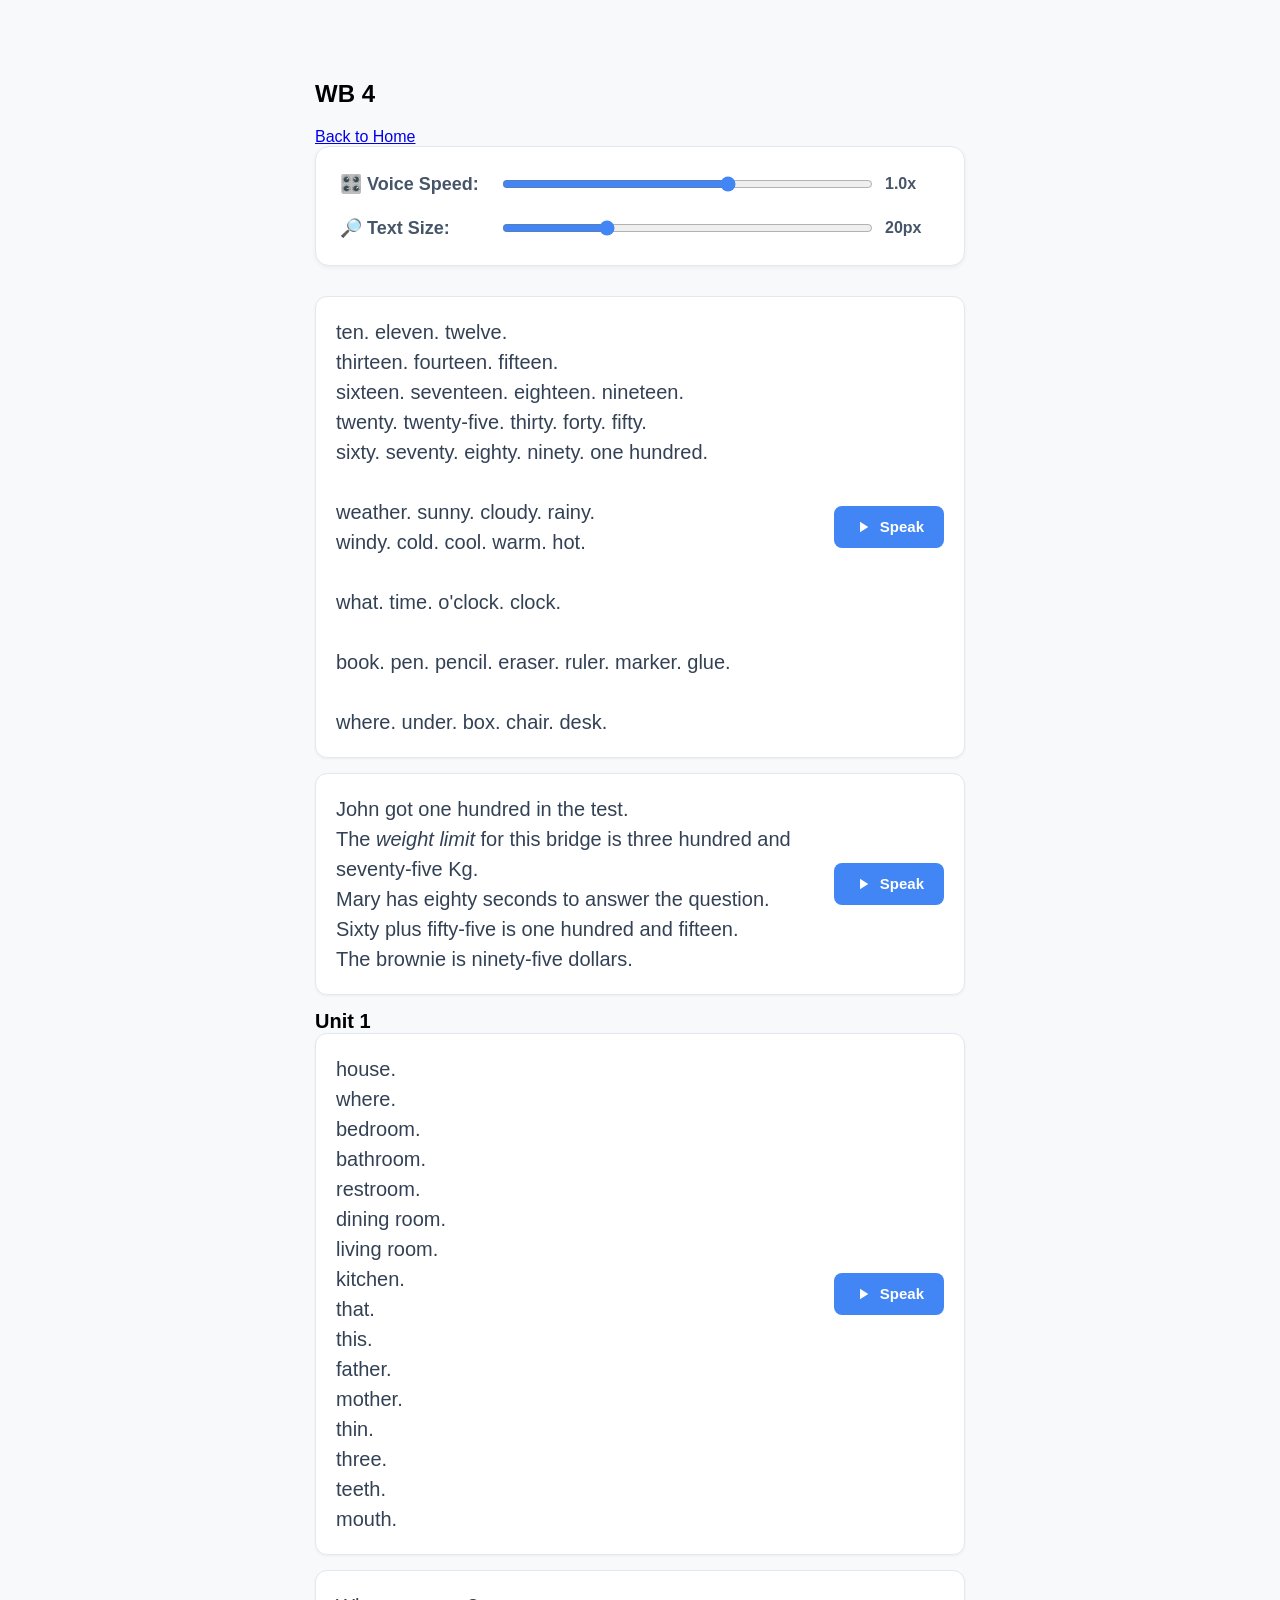
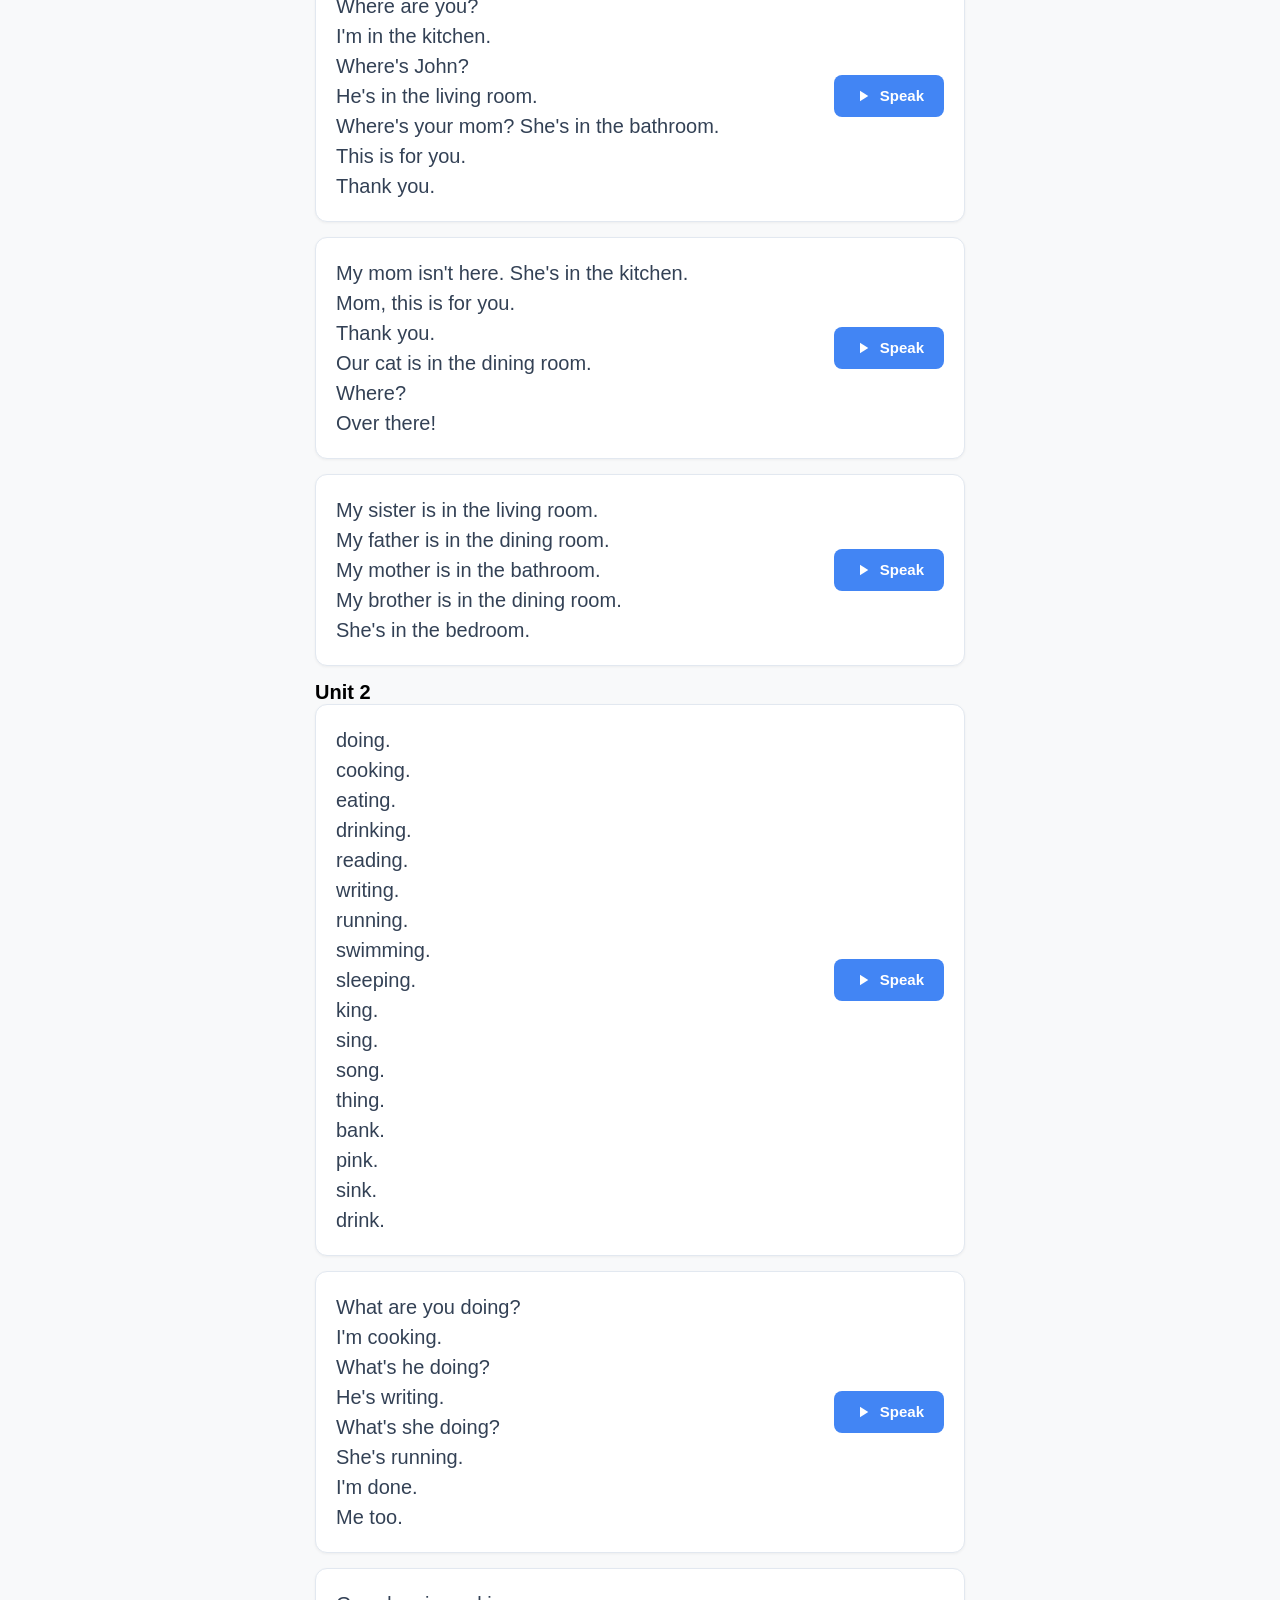
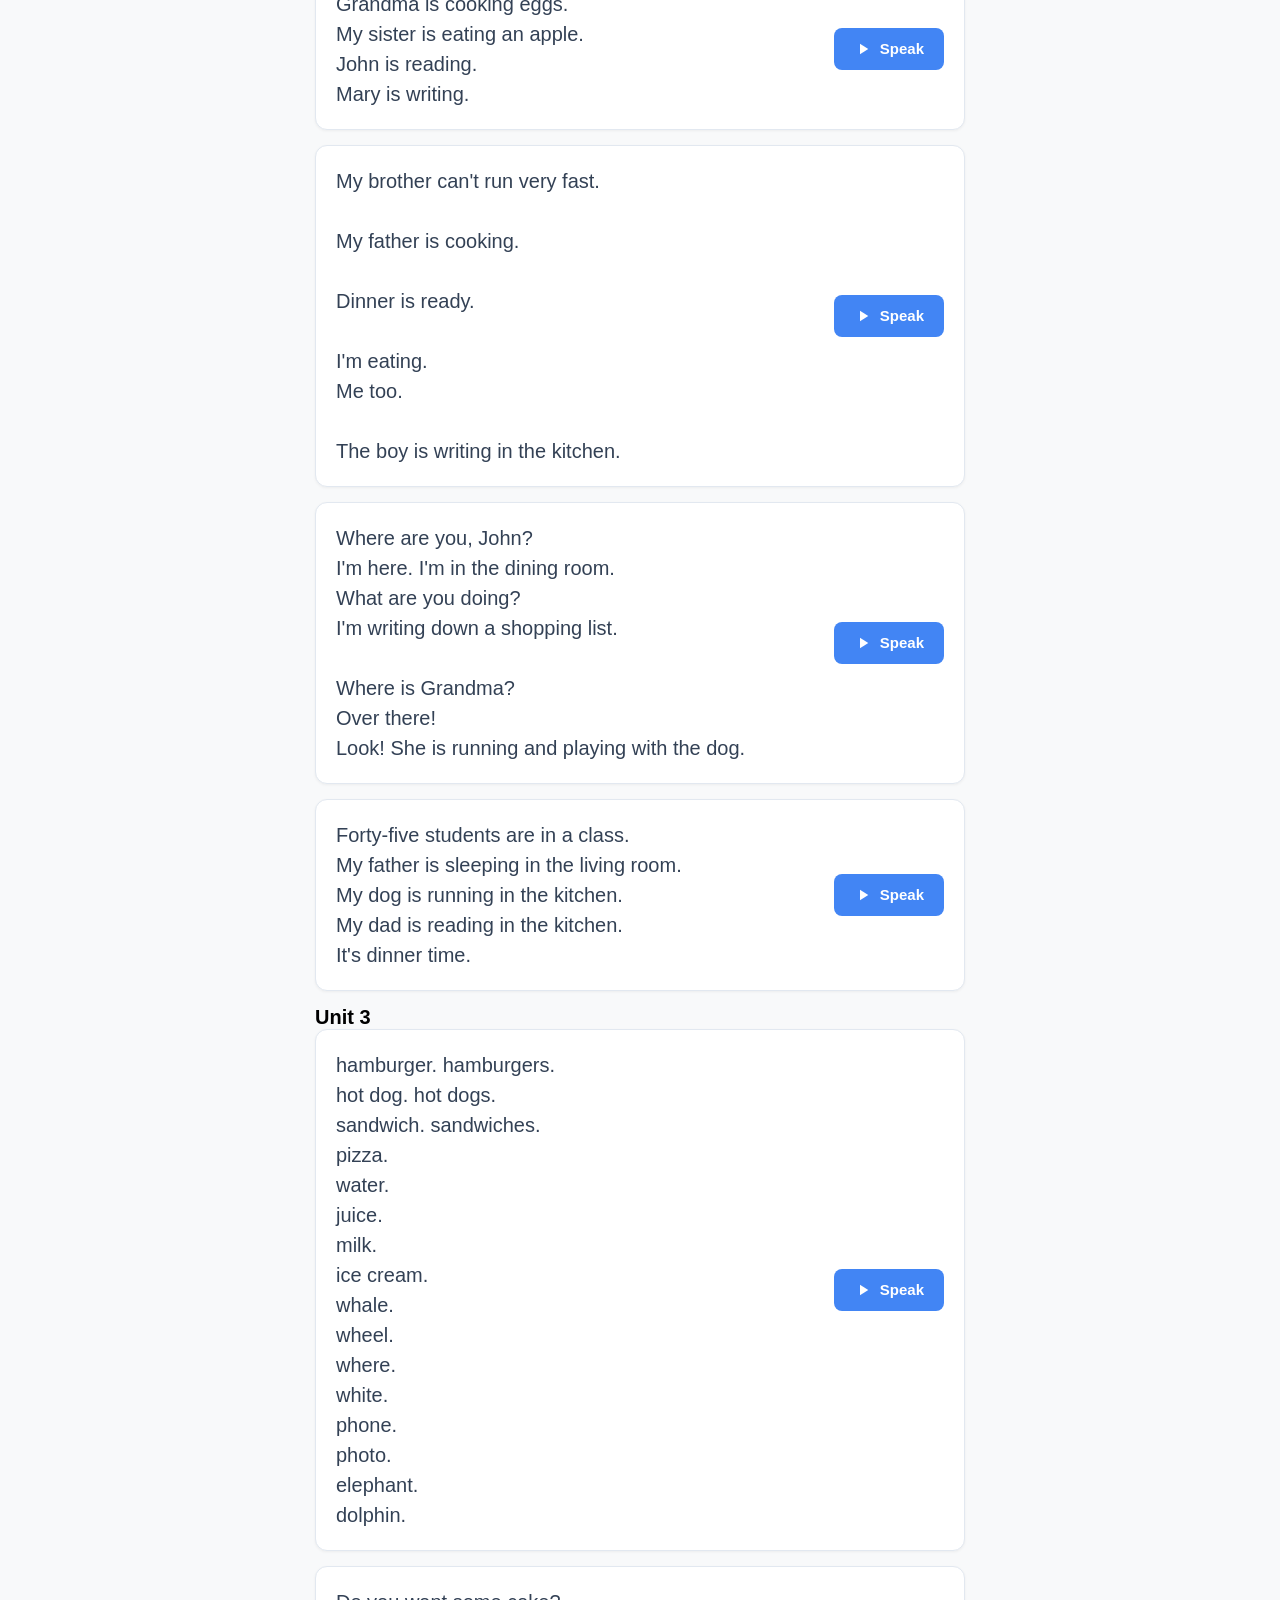
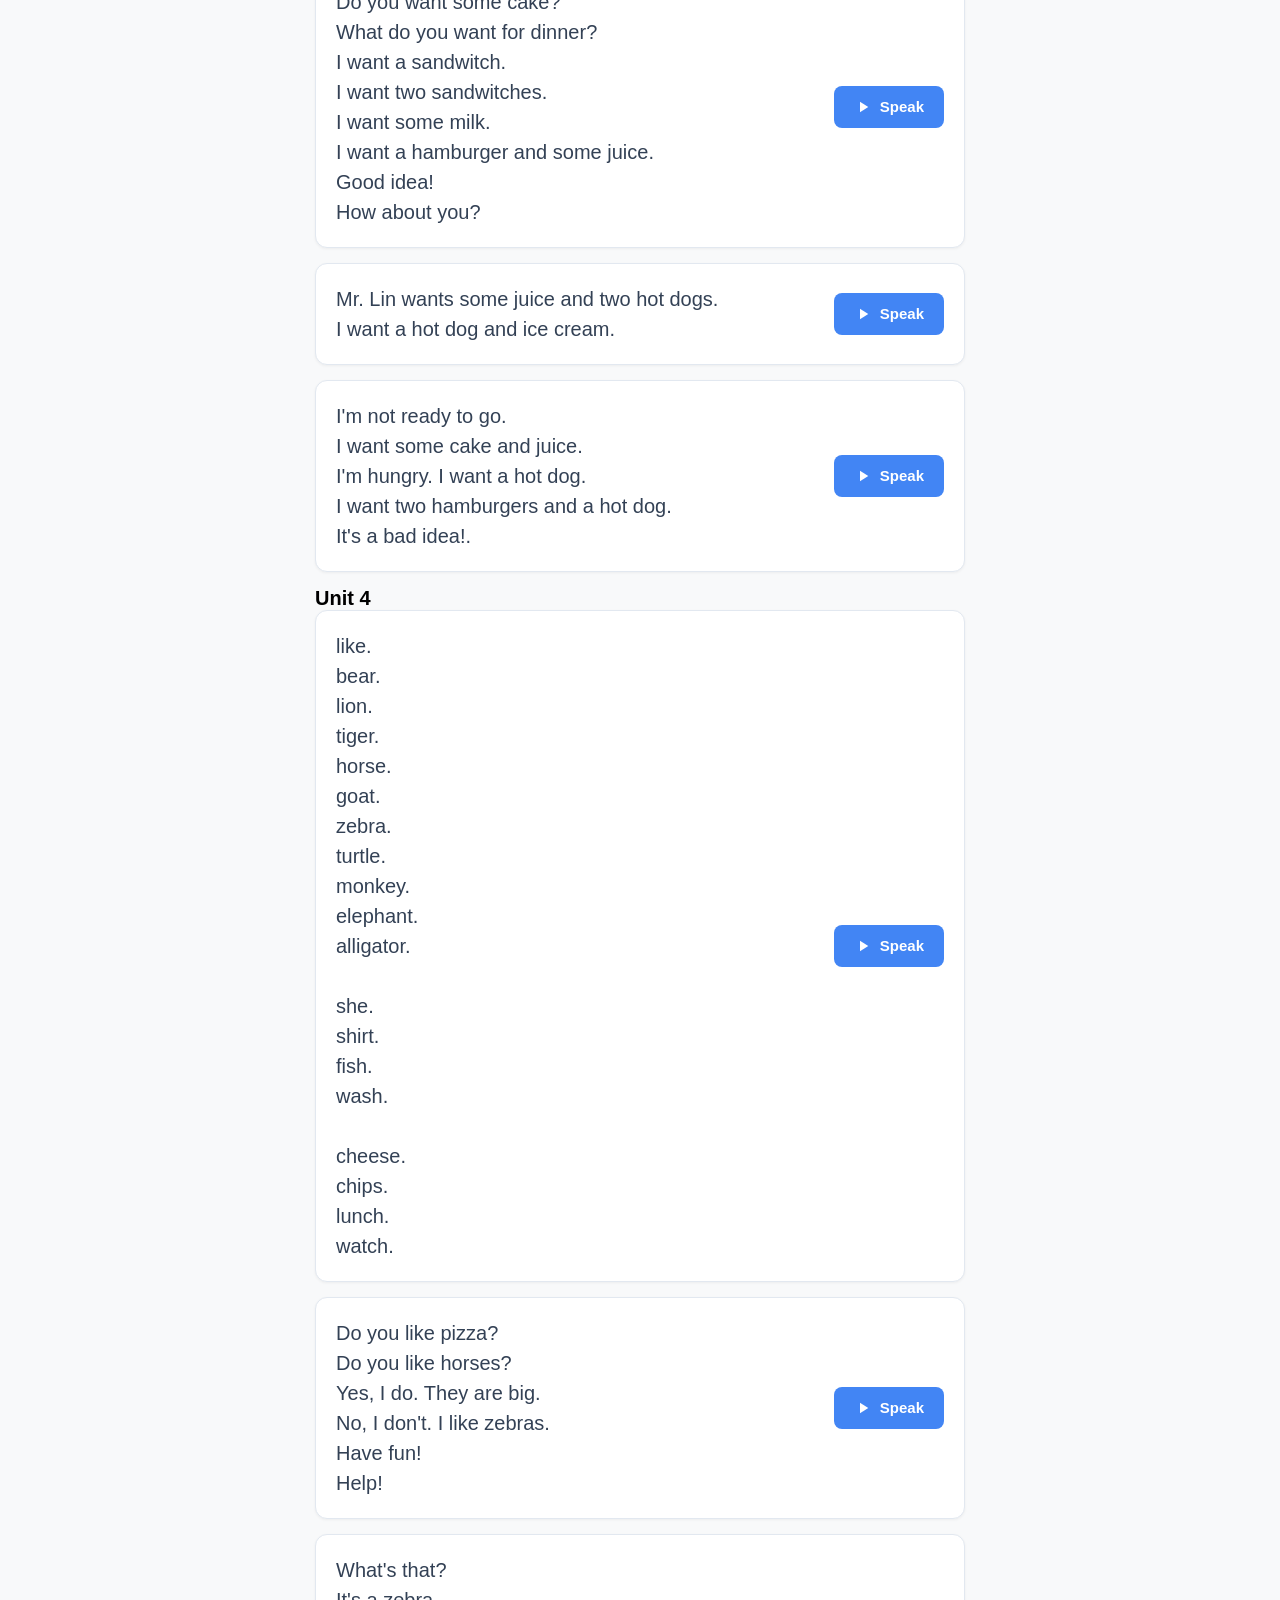
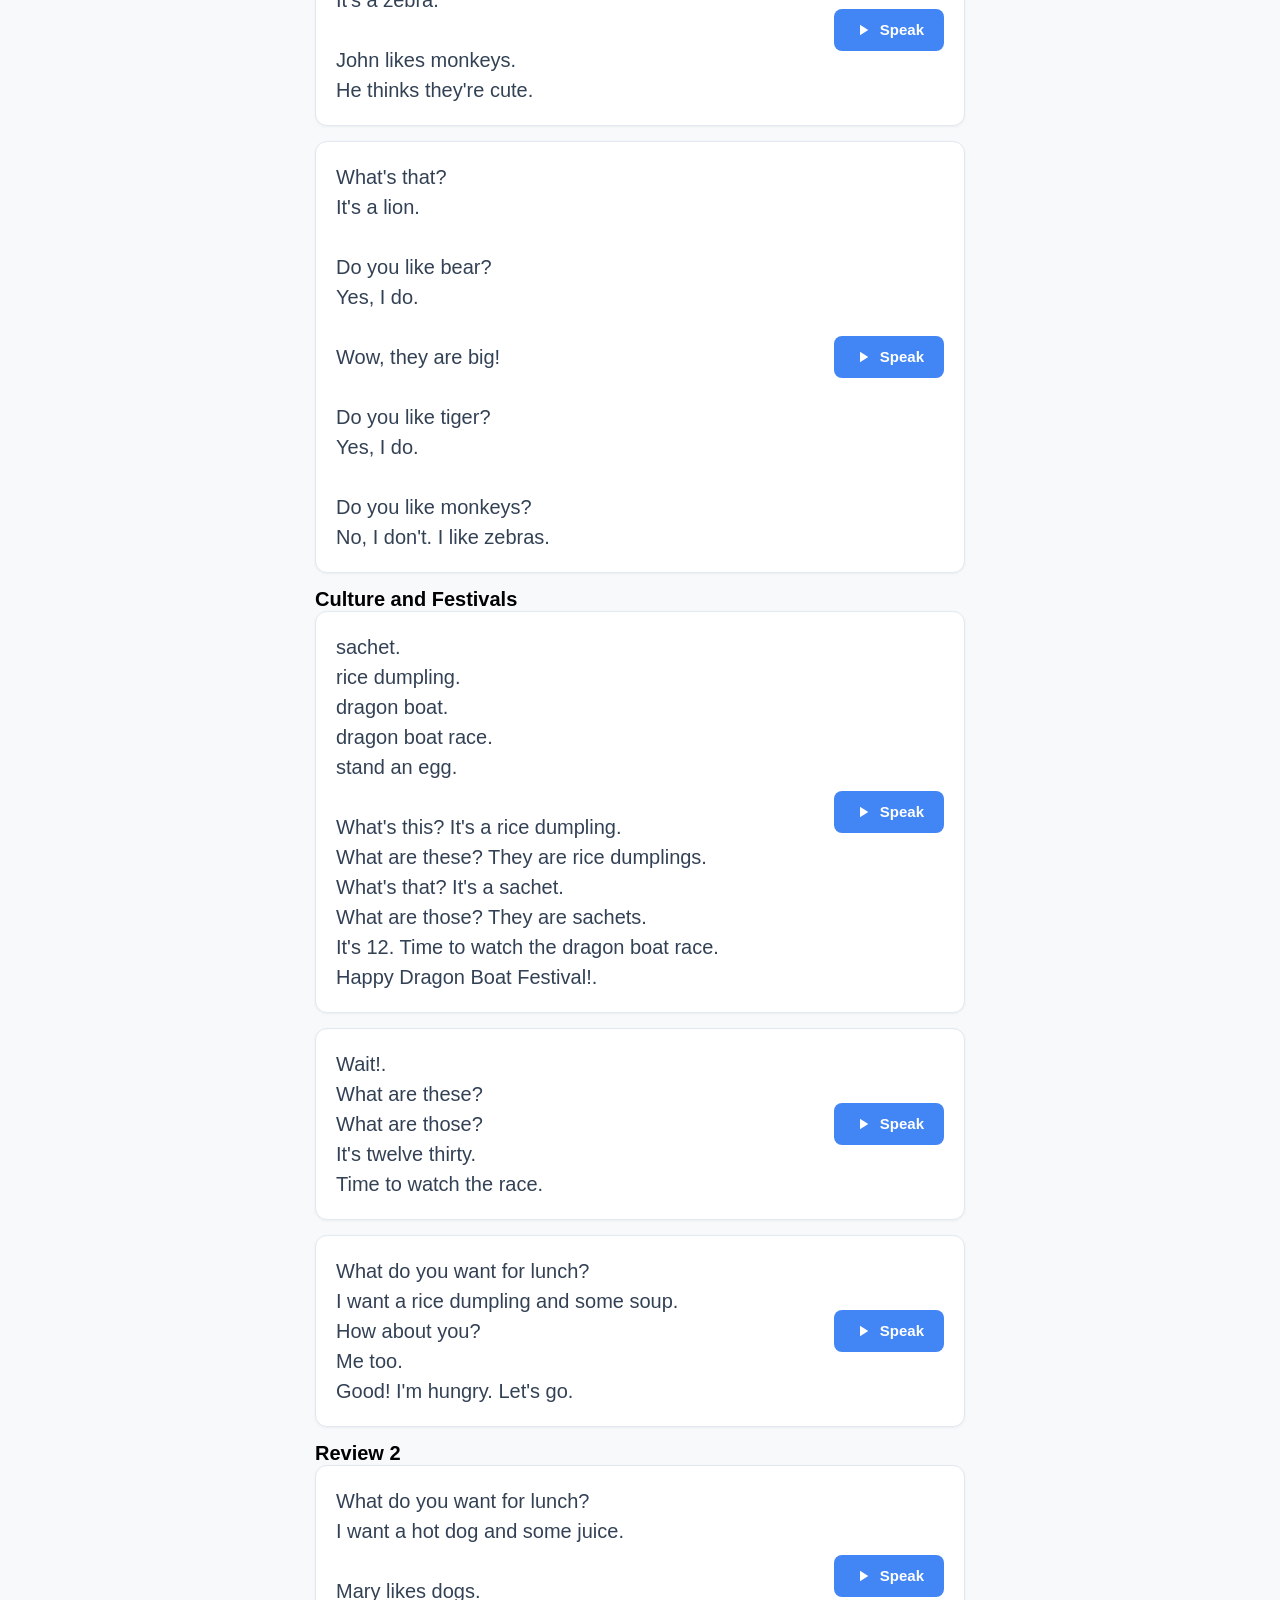
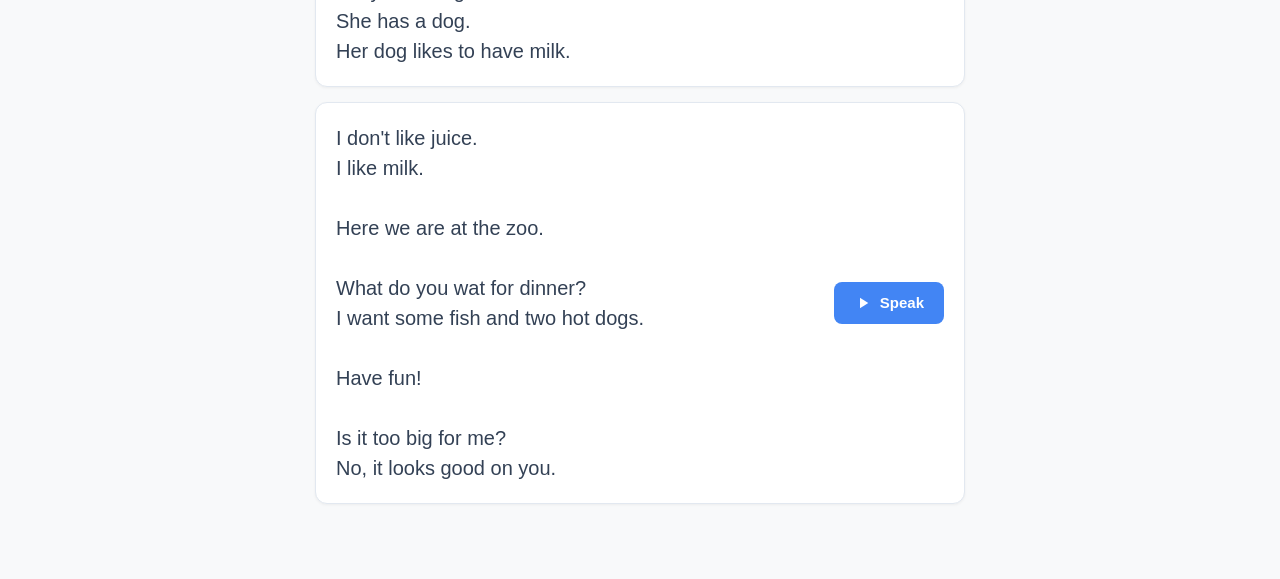
<file: En/WB4.html>
<!DOCTYPE html>
<html lang="en">

<head>
    <meta charset="UTF-8">
    <title>WB 4</title>
    <style>
        body {
            font-family: -apple-system, BlinkMacSystemFont, "Segoe UI", Roboto, Helvetica, Arial, sans-serif;
            max-width: 650px;
            /* Slightly wider layout to hold the larger text */
            margin: 40px auto;
            padding: 20px;
            background-color: #f8f9fa;
        }

        /* UPDATED: Increased padding and margin for a larger control bar area */
        .controls-panel {
            background-color: #ffffff;
            padding: 26px 24px;
            border-radius: 14px;
            margin-bottom: 30px;
            border: 1px solid #e2e8f0;
            box-shadow: 0 2px 4px rgba(0, 0, 0, 0.05);
        }

        /* UPDATED: Increased spacing between the speed and size rows */
        .control-group {
            margin-bottom: 22px;
            display: flex;
            align-items: center;
        }

        .control-group:last-child {
            margin-bottom: 0;
        }

        /* UPDATED: Increased label font size and width for better readability */
        .control-group label {
            display: inline-block;
            width: 160px;
            font-size: 18px;
            font-weight: 600;
            color: #475569;
        }

        /* NEW: Added sizing rules to make the sliders thicker and easier to use */
        .control-group input[type="range"] {
            flex-grow: 1;
            height: 12px;
            cursor: pointer;
            accent-color: #4285F4;
            /* Modern browser coloring for the slider thumb */
        }

        .row-item {
            background: #ffffff;
            padding: 20px;
            margin-bottom: 15px;
            border: 1px solid #e2e8f0;
            border-radius: 12px;
            display: flex;
            justify-content: space-between;
            align-items: center;
            gap: 20px;
            box-shadow: 0 1px 3px rgba(0, 0, 0, 0.05);
        }

        /* 1. UPDATED: Changed default baseline font-size to 20px */
        .readable-text {
            margin: 0;
            color: #334155;
            font-size: 20px;
            line-height: 1.5;
            flex-grow: 1;
        }

        .icon-btn {
            display: inline-flex;
            align-items: center;
            justify-content: center;
            gap: 8px;
            padding: 12px 20px;
            /* Enhanced button size to balance 20px text */
            cursor: pointer;
            background-color: #4285F4;
            color: white;
            border: none;
            border-radius: 8px;
            font-size: 15px;
            font-weight: 600;
            transition: background-color 0.2s ease;
            white-space: nowrap;
        }

        .icon-btn:hover {
            background-color: #2b6cb0;
        }

        .icon-btn svg {
            width: 18px;
            height: 18px;
            fill: currentColor;
        }

        #speed-display,
        #size-display {
            font-size: 16px;
            font-weight: 600;
            color: #475569;
            margin-left: 10px;
            min-width: 55px;
            /* Ensures space for "1.0x" or "20px" without shifting layout */
        }
    </style>
    <script>
        // This wrapper ensures the browser loads the sliders BEFORE the JavaScript looks for them
        document.addEventListener('DOMContentLoaded', () => {
            const masterSpeedInput = document.getElementById('master-speed');
            const speedDisplay = document.getElementById('speed-display');

            // This listener updates the "1.0x" text in real-time as you drag
            masterSpeedInput.addEventListener('input', (event) => {
                speedDisplay.textContent = `${event.target.value}x`;
            });
        });

        // The core speak function fetches the speed at the exact moment a button is pressed
        function speakParagraph(pId) {
            const text = document.getElementById(pId).innerText;
            const currentSpeed = document.getElementById('master-speed').value;

            const utterance = new SpeechSynthesisUtterance(text);
            utterance.rate = parseFloat(currentSpeed);

            const voices = window.speechSynthesis.getVoices();
            const googleVoice = voices.find(voice => voice.name.includes('Google') && voice.lang.startsWith('en'));

            if (googleVoice) {
                utterance.voice = googleVoice;
            }

            window.speechSynthesis.cancel();
            window.speechSynthesis.speak(utterance);
        }

        function changeTextSize() {
            const sizeSlider = document.getElementById('master-size');
            const sizeDisplay = document.getElementById('size-display');
            const newSize = sizeSlider.value + 'px';

            // 1. Update the visual text readout (e.g., "24px")
            sizeDisplay.textContent = newSize;

            // 2. Change the actual font size of the text blocks
            const textElements = document.querySelectorAll('.readable-text');
            textElements.forEach(element => {
                element.style.fontSize = newSize;
            });
        }

        window.speechSynthesis.onvoiceschanged = () => {
            window.speechSynthesis.getVoices();
        };
    </script>
</head>

<body>
    <h2>WB 4</h2>
    <a href="english.html">Back to Home</a><br>
    <div class="controls-panel">
        <div class="control-group">
            <label for="master-speed">🎛️ Voice Speed: </label>
            <input type="range" id="master-speed" min="0.2" max="1.5" step="0.1" value="1.0">
            <span id="speed-display">1.0x</span>
        </div>

        <div class="control-group">
            <label for="master-size">🔎 Text Size: </label>
            <input type="range" id="master-size" min="14" max="36" step="1" value="20" oninput="changeTextSize()">
            <span id="size-display">20px</span>
        </div>
    </div>

    <div class="row-item">
        <p id="v1-1" class="readable-text">
            ten. eleven. twelve.<br>
            thirteen. fourteen. fifteen.<br>
            sixteen. seventeen. eighteen. nineteen.<br>
            twenty. twenty-five. thirty. forty. fifty.<br>
            sixty. seventy. eighty. ninety. one hundred.<br><br>


            weather. sunny. cloudy. rainy.<br>
            windy. cold. cool. warm. hot.<br><br>

            what. time. o'clock. clock.<br><br>

            book. pen. pencil. eraser. ruler. marker. glue.<br><br>

            where. under. box. chair. desk.<br>
        </p>
        <button class="icon-btn" onclick="speakParagraph('v1-1')">
            <svg viewBox="0 0 24 24">
                <path d="M8 5v14l11-7z" />
            </svg>
            Speak
        </button>
    </div>
    <div class="row-item">
        <p id="v1-2" class="readable-text">
            John got one hundred in the test.<br>
            The <i>weight limit</i> for this bridge is three hundred and seventy-five Kg.<br>
            Mary has eighty seconds to answer the question.<br>
            Sixty plus fifty-five is one hundred and fifteen.<br>
            The brownie is ninety-five dollars.<br>
        </p>
        <button class="icon-btn" onclick="speakParagraph('v1-2')">
            <svg viewBox="0 0 24 24">
                <path d="M8 5v14l11-7z" />
            </svg>
            Speak
        </button>
    </div>

    <!-- Unit 1-->
    <b style="font-size: 20px;">Unit 1</b>
    <div class="row-item">
        <p id="u1-2" class="readable-text">
            house.<br>
            where.<br>
            bedroom.<br>
            bathroom.<br>
            restroom.<br>
            dining room.<br>
            living room.<br>
            kitchen.<br>
            that.<br>
            this.<br>
            father.<br>
            mother.<br>
            thin.<br>
            three.<br>
            teeth.<br>
            mouth.<br>
        </p>
        <button class="icon-btn" onclick="speakParagraph('u1-2')">
            <svg viewBox="0 0 24 24">
                <path d="M8 5v14l11-7z" />
            </svg>
            Speak
        </button>
    </div>
    <div class="row-item">
        <p id="u1-3" class="readable-text">
            Where are you?<br>
            I'm in the kitchen.<br>
            Where's John?<br>
            He's in the living room.<br>
            Where's your mom?
            She's in the bathroom.<br>
            This is for you.<br>
            Thank you.<br>
        </p>
        <button class="icon-btn" onclick="speakParagraph('u1-3')">
            <svg viewBox="0 0 24 24">
                <path d="M8 5v14l11-7z" />
            </svg>
            Speak
        </button>
    </div>
    <div class="row-item">
        <p id="u1-4" class="readable-text">
            My mom isn't here. She's in the kitchen.<br>
            Mom, this is for you.<br>
            Thank you.<br>
            Our cat is in the dining room.<br>
            Where?<br>
            Over there!<br>
        </p>
        <button class="icon-btn" onclick="speakParagraph('u1-4')">
            <svg viewBox="0 0 24 24">
                <path d="M8 5v14l11-7z" />
            </svg>
            Speak
        </button>
    </div>
    <div class="row-item">
        <p id="u1-5" class="readable-text">
            My sister is in the living room.<br>
            My father is in the dining room.<br>
            My mother is in the bathroom.<br>
            My brother is in the dining room.<br>
            She's in the bedroom.<br>
        </p>
        <button class="icon-btn" onclick="speakParagraph('u1-5')">
            <svg viewBox="0 0 24 24">
                <path d="M8 5v14l11-7z" />
            </svg>
            Speak
        </button>
    </div>

    <!-- Unit 2-->
    <b style="font-size: 20px;">Unit 2</b>
    <div class="row-item">
        <p id="u2-1" class="readable-text">
            doing.<br>
            cooking.<br>
            eating.<br>
            drinking.<br>
            reading.<br>
            writing.<br>
            running.<br>
            swimming.<br>
            sleeping.<br>
            king.<br>
            sing.<br>
            song.<br>
            thing.<br>
            bank.<br>
            pink.<br>
            sink.<br>
            drink.<br>
        </p>
        <button class="icon-btn" onclick="speakParagraph('u2-1')">
            <svg viewBox="0 0 24 24">
                <path d="M8 5v14l11-7z" />
            </svg>
            Speak
        </button>
    </div>
    <div class="row-item">
        <p id="u2-2" class="readable-text">
            What are you doing?<br>
            I'm cooking.<br>
            What's he doing?<br>
            He's writing.<br>
            What's she doing?<br>
            She's running.<br>
            I'm done.<br>
            Me too.<br>
        </p>
        <button class="icon-btn" onclick="speakParagraph('u2-2')">
            <svg viewBox="0 0 24 24">
                <path d="M8 5v14l11-7z" />
            </svg>
            Speak
        </button>
    </div>
    <div class="row-item">
        <p id="u2-3" class="readable-text">
            Grandma is cooking eggs.<br>
            My sister is eating an apple.<br>
            John is reading.<br>
            Mary is writing.<br>
        </p>
        <button class="icon-btn" onclick="speakParagraph('u2-3')">
            <svg viewBox="0 0 24 24">
                <path d="M8 5v14l11-7z" />
            </svg>
            Speak
        </button>
    </div>
    <div class="row-item">
        <p id="u2-4" class="readable-text">
            My brother can't run very fast.<br><br>
            My father is cooking.<br><br>
            Dinner is ready.<br><br>
            I'm eating.<br>
            Me too.<br><br>
            The boy is writing in the kitchen.<br>
        </p>
        <button class="icon-btn" onclick="speakParagraph('u2-4')">
            <svg viewBox="0 0 24 24">
                <path d="M8 5v14l11-7z" />
            </svg>
            Speak
        </button>
    </div>
    <div class="row-item">
        <p id="u2-5" class="readable-text">
            Where are you, John?<br>
            I'm here. I'm in the dining room.<br>
            What are you doing?<br>
            I'm writing down a shopping list.<br><br>
            Where is Grandma?<br>
            Over there!<br>
            Look! She is running and playing with the dog.<br>
        </p>
        <button class="icon-btn" onclick="speakParagraph('u2-5')">
            <svg viewBox="0 0 24 24">
                <path d="M8 5v14l11-7z" />
            </svg>
            Speak
        </button>
    </div>
    <div class="row-item">
        <p id="u2-6" class="readable-text">
            Forty-five students are in a class.<br>
            My father is sleeping in the living room.<br>
            My dog is running in the kitchen.<br>
            My dad is reading in the kitchen.<br>
            It's dinner time.<br>
        </p>
        <button class="icon-btn" onclick="speakParagraph('u2-6')">
            <svg viewBox="0 0 24 24">
                <path d="M8 5v14l11-7z" />
            </svg>
            Speak
        </button>
    </div>

    <!-- Unit 3-->
    <b style="font-size: 20px;">Unit 3</b>
    <div class="row-item">
        <p id="u3-1" class="readable-text">
            hamburger. hamburgers.<br>
            hot dog. hot dogs.<br>
            sandwich. sandwiches.<br>
            pizza.<br>
            water.<br>
            juice.<br>
            milk.<br>
            ice cream.<br>
            whale.<br>
            wheel.<br>
            where.<br>
            white.<br>
            phone.<br>
            photo.<br>
            elephant.<br>
            dolphin.<br>
        </p>
        <button class="icon-btn" onclick="speakParagraph('u3-1')">
            <svg viewBox="0 0 24 24">
                <path d="M8 5v14l11-7z" />
            </svg>
            Speak
        </button>
    </div>
    <div class="row-item">
        <p id="u3-2" class="readable-text">
            Do you want some cake?<br>
            What do you want for dinner?<br>
            I want a sandwitch.<br>
            I want two sandwitches.<br>
            I want some milk.<br>
            I want a hamburger and some juice.<br>
            Good idea!<br>
            How about you?<br>
        </p>
        <button class="icon-btn" onclick="speakParagraph('u3-2')">
            <svg viewBox="0 0 24 24">
                <path d="M8 5v14l11-7z" />
            </svg>
            Speak
        </button>
    </div>
    <div class="row-item">
        <p id="u3-3" class="readable-text">
            Mr. Lin wants some juice and two hot dogs.<br>
            I want a hot dog and ice cream.<br>
        </p>
        <button class="icon-btn" onclick="speakParagraph('u3-3')">
            <svg viewBox="0 0 24 24">
                <path d="M8 5v14l11-7z" />
            </svg>
            Speak
        </button>
    </div>
    <div class="row-item">
        <p id="u3-4" class="readable-text">
            I'm not ready to go.<br>
            I want some cake and juice.<br>
            I'm hungry. I want a hot dog.<br>
            I want two hamburgers and a hot dog.<br>
            It's a bad idea!.
        </p>
        <button class="icon-btn" onclick="speakParagraph('u3-4')">
            <svg viewBox="0 0 24 24">
                <path d="M8 5v14l11-7z" />
            </svg>
            Speak
        </button>
    </div>

    <!-- Unit 4-->
    <b style="font-size: 20px;">Unit 4</b>
    <div class="row-item">
        <p id="u4-1" class="readable-text">
            like.<br>
            bear.<br>
            lion.<br>
            tiger.<br>
            horse.<br>
            goat.<br>
            zebra.<br>
            turtle.<br>
            monkey.<br>
            elephant.<br>
            alligator.<br><br>
            she.<br>
            shirt.<br>
            fish.<br>
            wash.<br><br>
            cheese.<br>
            chips.<br>
            lunch.<br>
            watch.<br>
        </p>
        <button class="icon-btn" onclick="speakParagraph('u4-1')">
            <svg viewBox="0 0 24 24">
                <path d="M8 5v14l11-7z" />
            </svg>
            Speak
        </button>
    </div>
    <div class="row-item">
        <p id="u4-2" class="readable-text">
            Do you like pizza?<br>
            Do you like horses?<br>
            Yes, I do. They are big.<br>
            No, I don't. I like zebras.<br>
            Have fun!<br>
            Help!<br>
        </p>
        <button class="icon-btn" onclick="speakParagraph('u4-2')">
            <svg viewBox="0 0 24 24">
                <path d="M8 5v14l11-7z" />
            </svg>
            Speak
        </button>
    </div>
    <div class="row-item">
        <p id="u4-3" class="readable-text">
            What's that?<br>
            It's a zebra.<br><br>
            John likes monkeys.<br>
            He thinks they're cute.<br>
        </p>
        <button class="icon-btn" onclick="speakParagraph('u4-3')">
            <svg viewBox="0 0 24 24">
                <path d="M8 5v14l11-7z" />
            </svg>
            Speak
        </button>
    </div>
    <div class="row-item">
        <p id="u4-4" class="readable-text">
            What's that?<br>
            It's a lion.<br><br>
            Do you like bear?<br>
            Yes, I do.<br><br>
            Wow, they are big!<br><br>
            Do you like tiger?<br>
            Yes, I do.<br><br>
            Do you like monkeys?<br>
            No, I don't. I like zebras.<br>
        </p>
        <button class="icon-btn" onclick="speakParagraph('u4-4')">
            <svg viewBox="0 0 24 24">
                <path d="M8 5v14l11-7z" />
            </svg>
            Speak
        </button>
    </div>

    <!-- C&F -->
    <b style="font-size: 20px;">Culture and Festivals</b>
    <div class="row-item">
        <p id="cf-1" class="readable-text">
            sachet.<br>
            rice dumpling.<br>
            dragon boat.<br>
            dragon boat race.<br>
            stand an egg.<br><br>
            What's this? It's a rice dumpling.<br>
            What are these? They are rice dumplings.<br>
            What's that? It's a sachet.<br>
            What are those? They are sachets.<br>
            It's 12. Time to watch the dragon boat race.<br>
            Happy Dragon Boat Festival!.<br>
        </p>
        <button class="icon-btn" onclick="speakParagraph('cf-1')">
            <svg viewBox="0 0 24 24">
                <path d="M8 5v14l11-7z" />
            </svg>
            Speak
        </button>
    </div>
    <div class="row-item">
        <p id="cf-2" class="readable-text">
            Wait!.<br>
            What are these?<br>
            What are those?<br>
            It's twelve thirty.<br>
            Time to watch the race.<br>
        </p>
        <button class="icon-btn" onclick="speakParagraph('cf-2')">
            <svg viewBox="0 0 24 24">
                <path d="M8 5v14l11-7z" />
            </svg>
            Speak
        </button>
    </div>
    <div class="row-item">
        <p id="cf-3" class="readable-text">
            What do you want for lunch?<br>
            I want a rice dumpling and some soup.<br>
            How about you?<br>
            Me too.<br>
            Good! I'm hungry. Let's go.<br>
        </p>
        <button class="icon-btn" onclick="speakParagraph('cf-3')">
            <svg viewBox="0 0 24 24">
                <path d="M8 5v14l11-7z" />
            </svg>
            Speak
        </button>
    </div>

    <!-- Review 2 -->
    <b style="font-size: 20px;">Review 2</b>
    <div class="row-item">
        <p id="r2-1" class="readable-text">
            What do you want for lunch?<br>
            I want a hot dog and some juice.<br><br>
            Mary likes dogs.<br>
            She has a dog.<br>
            Her dog likes to have milk.<br>
        </p>
        <button class="icon-btn" onclick="speakParagraph('r2-1')">
            <svg viewBox="0 0 24 24">
                <path d="M8 5v14l11-7z" />
            </svg>
            Speak
        </button>
    </div>
    <div class="row-item">
        <p id="r2-2" class="readable-text">
            I don't like juice.<br>
            I like milk.<br><br>
            Here we are at the zoo.<br><br>
            What do you wat for dinner?<br>
            I want some fish and two hot dogs.<br><br>
            Have fun!<br><br>
            Is it too big for me?<br>
            No, it looks good on you.<br>
        </p>
        <button class="icon-btn" onclick="speakParagraph('r2-2')">
            <svg viewBox="0 0 24 24">
                <path d="M8 5v14l11-7z" />
            </svg>
            Speak
        </button>
    </div>
</body>

</html>
</file>
<file: css/style.css>
body {
  font-family: Muli,-apple-system,BlinkMacSystemFont,'Segoe UI';
}

ul {
  list-style-type: none;
  margin: 0;
  padding: 0;
  overflow: hidden;
  background-color: #333;
  position: -webkit-sticky; /* Safari */
  position: sticky;
  top: 0;
}

li {
  float: left;
}

li a {
  display: block;
  color: white;
  text-align: center;
  padding: 14px 16px;
  text-decoration: none;
}

li a:hover {
  background-color: #111;
}

.active {
  background-color: #4CAF50;
}

.social-icons a{
  display:inline-block;height:3.5rem;width:3.5rem;background-color:#495057;color:#fff!important;border-radius:100%;text-align:center;font-size:1.5rem;line-height:3.5rem;margin-right:1rem
}
.social-icons a:last-child{
  margin-right:0
}
.social-icons a:hover{
  background-color:#757575
}
</file>
